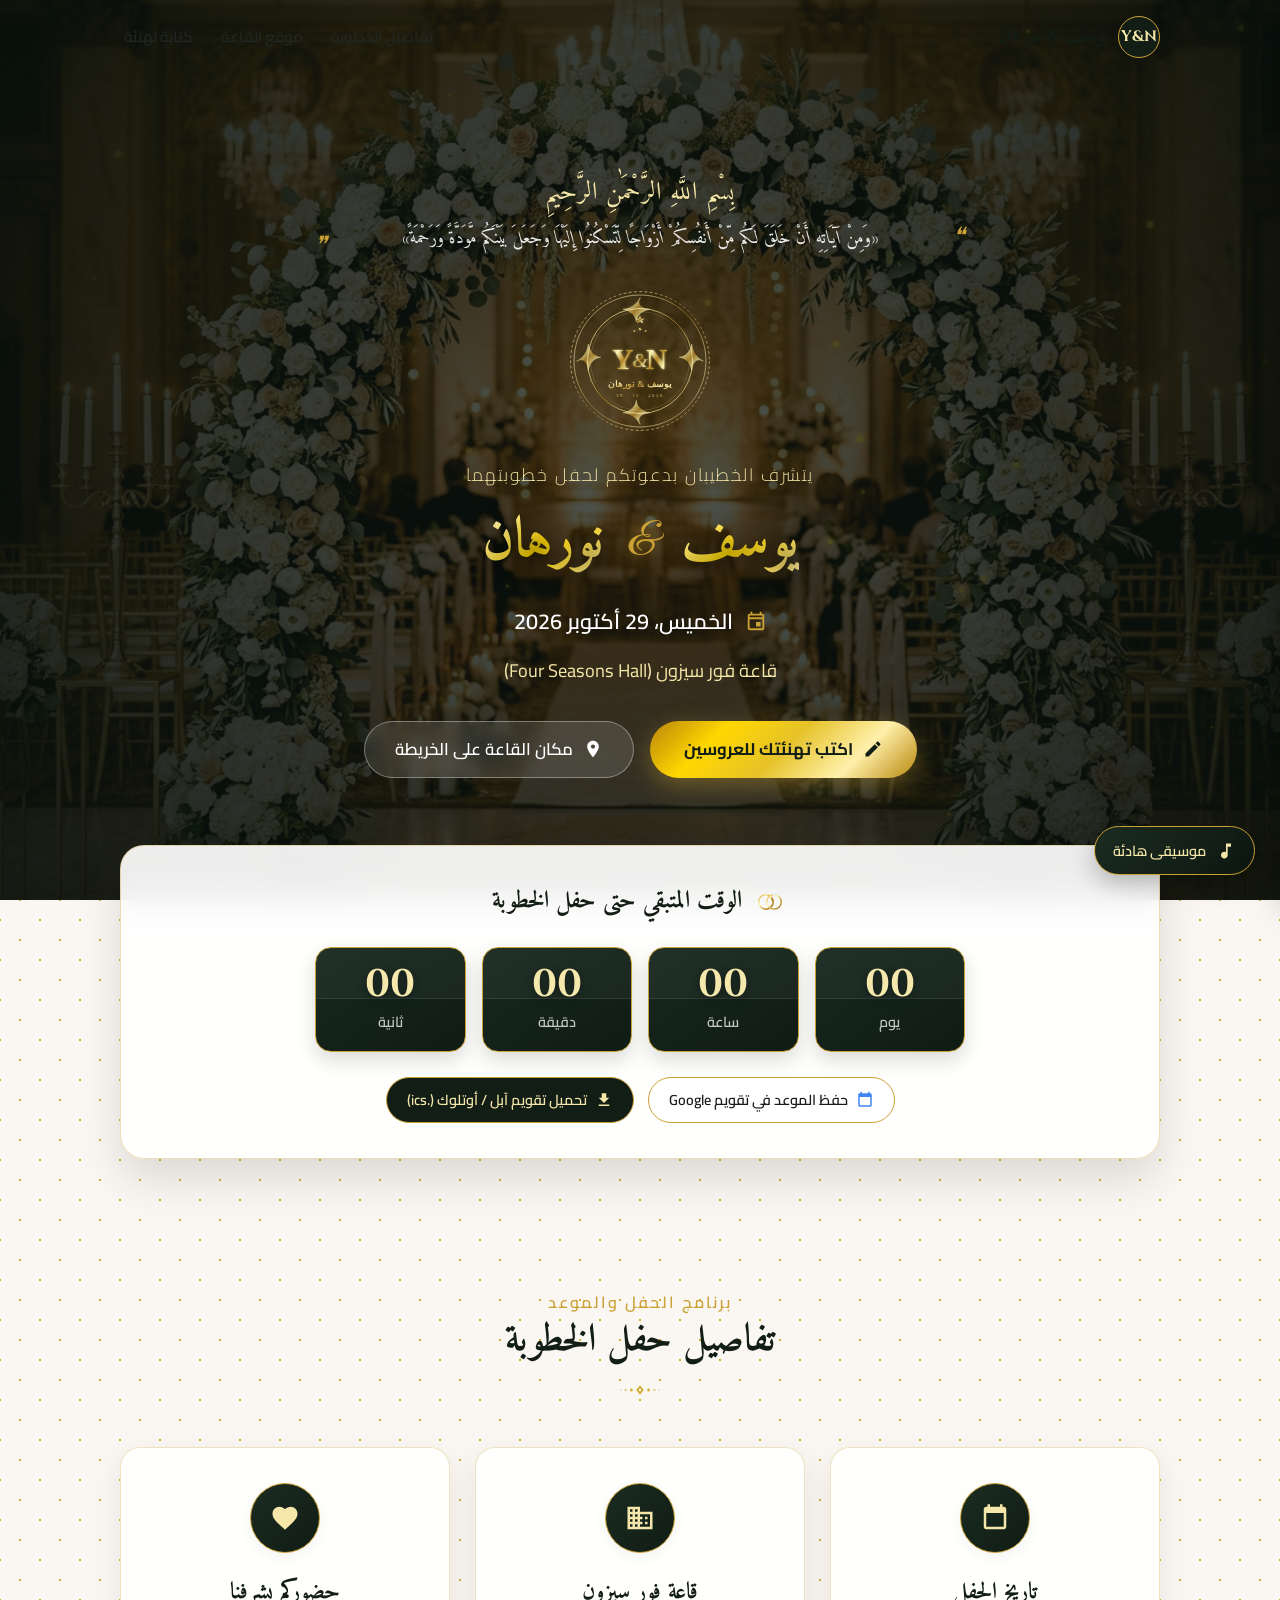
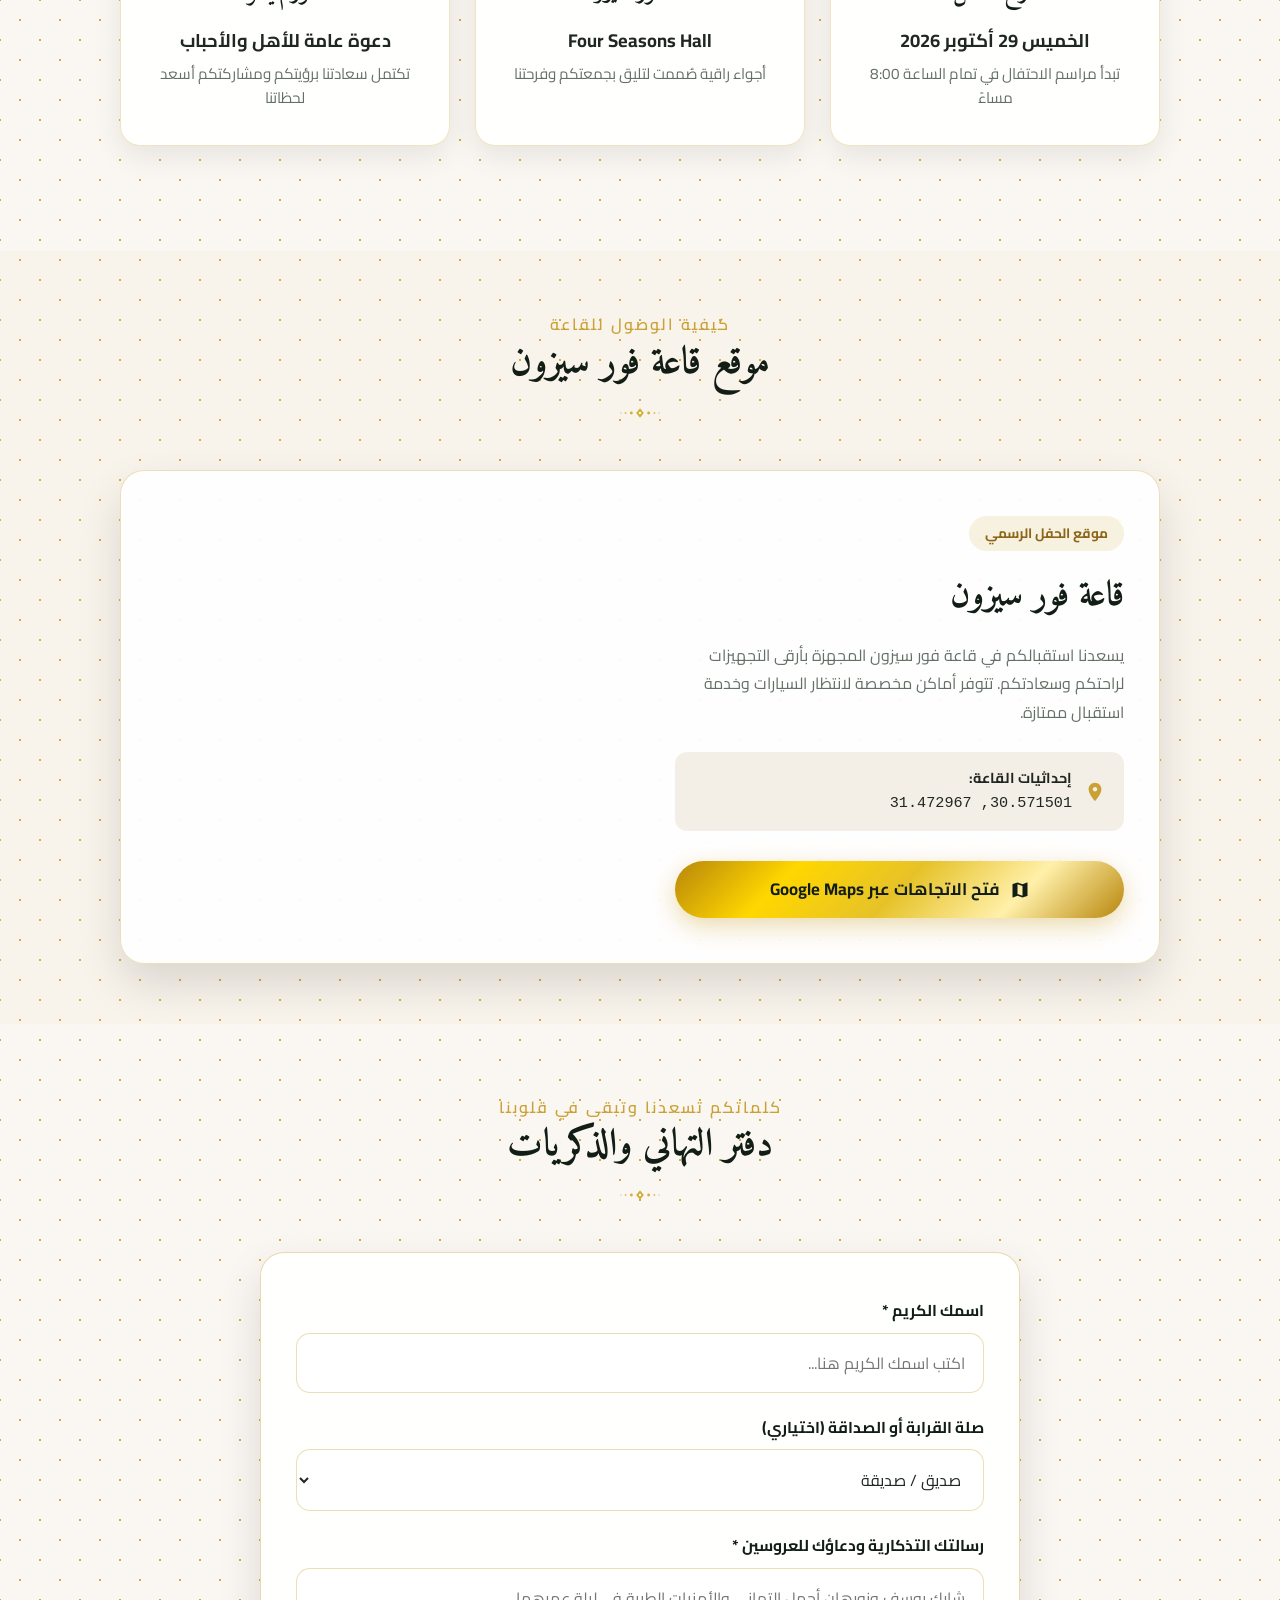
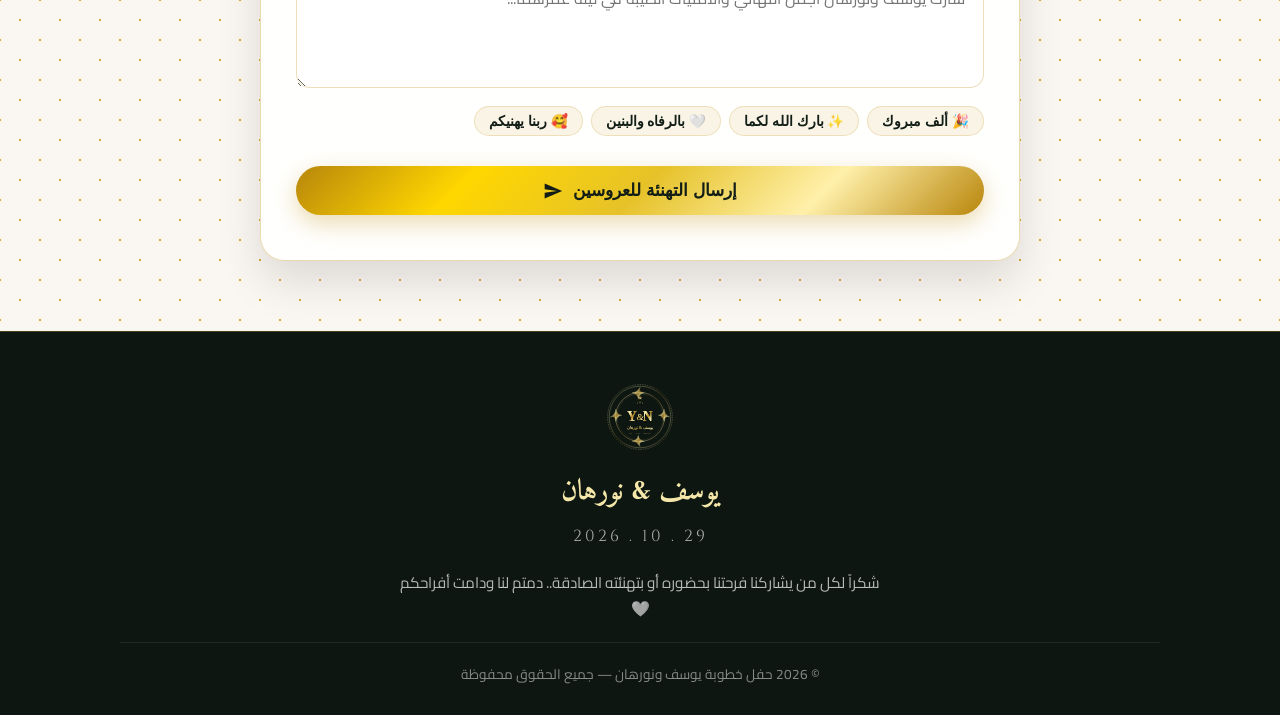
<file: weding/index.html>
<!DOCTYPE html>
<html lang="ar" dir="rtl">
<head>
  <meta charset="UTF-8">
  <meta name="viewport" content="width=device-width, initial-scale=1.0, viewport-fit=cover">
  <title>دعوة خطوبة يوسف & نورهان | Yousef & Norhan</title>
  
  <!-- Mobile & Theme Tags -->
  <meta name="theme-color" content="#121d16">
  <meta name="apple-mobile-web-app-capable" content="yes">
  <meta name="apple-mobile-web-app-status-bar-style" content="black-translucent">
  
  <!-- SEO & Social Meta Tags -->
  <meta name="description" content="يتشرف يوسف ونورهان بدعوتكم لحضور حفل خطوبتهما المبارك يوم الخميس 29/10/2026 في قاعة فور سيزون.">
  <meta property="og:title" content="دعوة خطوبة يوسف & نورهان 💍">
  <meta property="og:description" content="يسعدنا مشاركتكم فرحتنا بحفل خطوبتنا يوم الخميس 29/10/2026 بقاعة فور سيزون">
  <meta property="og:image" content="assets/images/hero-bg.jpg">
  <meta property="og:type" content="website">

  <!-- Favicon -->
  <link rel="icon" type="image/svg+xml" href="assets/images/favicon.svg">

  <!-- Styles -->
  <link rel="stylesheet" href="css/main.css">
</head>
<body>

  <!-- خلفية الجزيئات الذهبية المتلألئة -->
  <canvas id="particlesCanvas"></canvas>

  <!-- شريط التنقل العلوي المتجاوب -->
  <header class="site-header">
    <div class="container nav-wrap">
      <a href="#hero" class="brand-monogram">
        <div class="monogram-mini">Y&N</div>
        <span class="brand-text">يوسف & نورهان</span>
      </a>

      <!-- القائمة لأجهزة الكمبيوتر والتابلت -->
      <nav class="desktop-nav">
        <ul class="nav-links">
          <li><a href="#details" class="nav-link">تفاصيل الخطوبة</a></li>
          <li><a href="#location" class="nav-link">موقع القاعة</a></li>
          <li><a href="#guestbook" class="nav-link">كتابة تهنئة</a></li>
        </ul>
      </nav>

      <!-- أدوات التنقل السريع للهواتف الذكية -->
      <div class="mobile-nav-actions">
        <button id="mobileMenuBtn" class="mobile-menu-toggle" aria-label="فتح القائمة الرئيسية">
          <span></span>
          <span></span>
          <span></span>
        </button>
      </div>
    </div>

    <!-- القائمة الجانبية المنسدلة للهواتف (Mobile Drawer) -->
    <div id="mobileNavDrawer" class="mobile-nav-drawer" aria-hidden="true">
      <div class="mobile-drawer-header">
        <div style="display: flex; align-items: center; gap: 8px;">
          <div class="monogram-mini">Y&N</div>
          <span class="brand-text">يوسف & نورهان</span>
        </div>
        <button id="closeDrawerBtn" class="close-drawer-btn" aria-label="إغلاق القائمة">✕</button>
      </div>

      <ul class="mobile-drawer-links">
        <li><a href="#hero" class="mobile-nav-link">🌸 الرئيسية</a></li>
        <li><a href="#details" class="mobile-nav-link">📅 تفاصيل الخطوبة والموعد</a></li>
        <li><a href="#location" class="mobile-nav-link">📍 موقع قاعة فور سيزون</a></li>
        <li><a href="#guestbook" class="mobile-nav-link">✍️ كتابة تهنئة للعروسين</a></li>
      </ul>

      <div class="mobile-drawer-footer">
        <p>الخميس 29/10/2026 — قاعة فور سيزون</p>
      </div>
    </div>

    <!-- طبقة التعتيم الخلفية عند فتح القائمة على الهاتف -->
    <div id="drawerBackdrop" class="drawer-backdrop"></div>
  </header>

  <!-- القسم الرئيسي (Hero Section) -->
  <section id="hero" class="hero-section">
    <div class="hero-bg-media">
      <img src="assets/images/hero-bg.jpg" alt="قاعة الحفل الملكية" loading="eager">
    </div>
    <div class="hero-overlay"></div>

    <div class="container hero-content">
      <!-- البسملة والآية الكريمة -->
      <div class="bismillah-text">بِسْمِ اللَّهِ الرَّحْمَٰنِ الرَّحِيمِ</div>
      <p class="quran-verse">
        «وَمِنْ آيَاتِهِ أَنْ خَلَقَ لَكُم مِّنْ أَنفُسِكُمْ أَزْوَاجًا لِّتَسْكُنُوا إِلَيْهَا وَجَعَلَ بَيْنَكُم مَّوَدَّةً وَرَحْمَةً»
      </p>

      <!-- الشعار الملكي بحرفي العروسين -->
      <div class="hero-monogram-frame">
        <img src="assets/images/monogram.svg" alt="شعار يوسف ونورهان" width="150" height="150">
      </div>

      <div class="invitation-intro">يتشرف الخطيبان بدعوتكم لحفل خطوبتهما</div>

      <!-- أسماء العروسين -->
      <div class="couple-names-wrap">
        <span class="groom-name">يوسف</span>
        <span class="couple-ampersand">&amp;</span>
        <span class="bride-name">نورهان</span>
      </div>

      <!-- تاريخ ومكان الحفل -->
      <div class="wedding-date-tagline">
        <svg viewBox="0 0 24 24" width="22" height="22">
          <path d="M19 4h-1V2h-2v2H8V2H6v2H5c-1.11 0-1.99.9-1.99 2L3 20c0 1.1.89 2 2 2h14c1.1 0 2-.9 2-2V6c0-1.1-.9-2-2-2zm0 16H5V10h14v10zm0-12H5V6h14v2zm-7 5h5v5h-5z"/>
        </svg>
        <span>الخميس، 29 أكتوبر 2026</span>
      </div>

      <div class="wedding-venue-tagline">
        <span>قاعة فور سيزون (Four Seasons Hall)</span>
      </div>

      <!-- أزرار التفاعل السريع -->
      <div class="hero-actions">
        <a href="#guestbook" class="btn-luxury-primary">
          <svg viewBox="0 0 24 24" width="20" height="20" fill="currentColor">
            <path d="M3 17.25V21h3.75L17.81 9.94l-3.75-3.75L3 17.25zM20.71 7.04c.39-.39.39-1.02 0-1.41l-2.34-2.34c-.39-.39-1.02-.39-1.41 0l-1.83 1.83 3.75 3.75 1.83-1.83z"/>
          </svg>
          <span>اكتب تهنئتك للعروسين</span>
        </a>

        <a href="#location" class="btn-luxury-secondary">
          <svg viewBox="0 0 24 24" width="20" height="20" fill="currentColor">
            <path d="M12 2C8.13 2 5 5.13 5 9c0 5.25 7 13 7 13s7-7.75 7-13c0-3.87-3.13-7-7-7zm0 9.5c-1.38 0-2.5-1.12-2.5-2.5s1.12-2.5 2.5-2.5 2.5 1.12 2.5 2.5-1.12 2.5-2.5 2.5z"/>
          </svg>
          <span>مكان القاعة على الخريطة</span>
        </a>
      </div>
    </div>
  </section>

  <!-- قسم العداد التنازلي وحفظ التاريخ -->
  <section class="countdown-section">
    <div class="container">
      <div class="countdown-card">
        <h3 class="countdown-title">
          <img src="assets/images/rings.svg" alt="دبل الخطوبة" width="36" height="24">
          <span>الوقت المتبقي حتى حفل الخطوبة</span>
        </h3>

        <div class="countdown-grid">
          <div class="countdown-box">
            <div class="countdown-number" id="cdDays">00</div>
            <div class="countdown-label">يوم</div>
          </div>
          <div class="countdown-box">
            <div class="countdown-number" id="cdHours">00</div>
            <div class="countdown-label">ساعة</div>
          </div>
          <div class="countdown-box">
            <div class="countdown-number" id="cdMinutes">00</div>
            <div class="countdown-label">دقيقة</div>
          </div>
          <div class="countdown-box">
            <div class="countdown-number" id="cdSeconds">00</div>
            <div class="countdown-label">ثانية</div>
          </div>
        </div>

        <div class="save-date-actions">
          <a id="btnSaveGoogle" class="btn-cal btn-cal-google" href="#">
            <svg viewBox="0 0 24 24" width="18" height="18" fill="#4285F4">
              <path d="M19 3h-1V1h-2v2H8V1H6v2H5c-1.1 0-2 .9-2 2v14c0 1.1.9 2 2 2h14c1.1 0 2-.9 2-2V5c0-1.1-.9-2-2-2zm0 16H5V8h14v11z"/>
            </svg>
            <span>حفظ الموعد في تقويم Google</span>
          </a>

          <a id="btnSaveIcs" class="btn-cal btn-cal-ics" href="#">
            <svg viewBox="0 0 24 24" width="18" height="18" fill="currentColor">
              <path d="M19 9h-4V3H9v6H5l7 7 7-7zM5 18v2h14v-2H5z"/>
            </svg>
            <span>تحميل تقويم آبل / أوتلوك (.ics)</span>
          </a>
        </div>
      </div>
    </div>
  </section>

  <!-- تفاصيل حفل الخطوبة -->
  <section id="details" class="section-wrapper">
    <div class="container">
      <div class="section-header">
        <span class="section-subtitle">برنامج الحفل والموعد</span>
        <h2 class="section-title">تفاصيل حفل الخطوبة</h2>
        <img src="assets/images/divider.svg" alt="فاصل زخرفي" class="luxury-divider">
      </div>

      <div class="event-details-grid">
        <!-- بطاقة الموعد -->
        <div class="detail-card">
          <div class="detail-icon-wrap">
            <svg viewBox="0 0 24 24" width="30" height="30" fill="currentColor">
              <path d="M19 3h-1V1h-2v2H8V1H6v2H5c-1.1 0-2 .9-2 2v14c0 1.1.9 2 2 2h14c1.1 0 2-.9 2-2V5c0-1.1-.9-2-2-2zm0 16H5V8h14v11z"/>
            </svg>
          </div>
          <h3 class="detail-card-title">تاريخ الحفل</h3>
          <p class="detail-card-info">الخميس 29 أكتوبر 2026</p>
          <p class="detail-card-sub">تبدأ مراسم الاحتفال في تمام الساعة 8:00 مساءً</p>
        </div>

        <!-- بطاقة القاعة -->
        <div class="detail-card">
          <div class="detail-icon-wrap">
            <svg viewBox="0 0 24 24" width="30" height="30" fill="currentColor">
              <path d="M12 7V3H2v18h20V7H12zM6 19H4v-2h2v2zm0-4H4v-2h2v2zm0-4H4V9h2v2zm0-4H4V5h2v2zm4 12H8v-2h2v2zm0-4H8v-2h2v2zm0-4H8V9h2v2zm0-4H8V5h2v2zm10 12h-8v-2h2v-2h-2v-2h2v-2h-2V9h8v10zm-2-8h-2v2h2v-2zm0 4h-2v2h2v-2z"/>
            </svg>
          </div>
          <h3 class="detail-card-title">قاعة فور سيزون</h3>
          <p class="detail-card-info">Four Seasons Hall</p>
          <p class="detail-card-sub">أجواء راقية صُممت لتليق بجمعتكم وفرحتنا</p>
        </div>

        <!-- بطاقة الحضور -->
        <div class="detail-card">
          <div class="detail-icon-wrap">
            <svg viewBox="0 0 24 24" width="30" height="30" fill="currentColor">
              <path d="M12 21.35l-1.45-1.32C5.4 15.36 2 12.28 2 8.5 2 5.42 4.42 3 7.5 3c1.74 0 3.41.81 4.5 2.09C13.09 3.81 14.76 3 16.5 3 19.58 3 22 5.42 22 8.5c0 3.78-3.4 6.86-8.55 11.54L12 21.35z"/>
            </svg>
          </div>
          <h3 class="detail-card-title">حضوركم يشرفنا</h3>
          <p class="detail-card-info">دعوة عامة للأهل والأحباب</p>
          <p class="detail-card-sub">تكتمل سعادتنا برؤيتكم ومشاركتكم أسعد لحظاتنا</p>
        </div>
      </div>
    </div>
  </section>

  <!-- موقع القاعة على الخريطة -->
  <section id="location" class="section-wrapper" style="background: rgba(203, 161, 53, 0.04);">
    <div class="container">
      <div class="section-header">
        <span class="section-subtitle">كيفية الوصول للقاعة</span>
        <h2 class="section-title">موقع قاعة فور سيزون</h2>
        <img src="assets/images/divider.svg" alt="فاصل زخرفي" class="luxury-divider">
      </div>

      <div class="venue-map-card">
        <div class="venue-info-pane">
          <span class="venue-badge">موقع الحفل الرسمي</span>
          <h3 class="venue-hall-name">قاعة فور سيزون</h3>
          <p class="venue-desc">
            يسعدنا استقبالكم في قاعة فور سيزون المجهزة بأرقى التجهيزات لراحتكم وسعادتكم. تتوفر أماكن مخصصة لانتظار السيارات وخدمة استقبال ممتازة.
          </p>

          <div class="venue-coords-box">
            <svg viewBox="0 0 24 24" width="22" height="22">
              <path d="M12 2C8.13 2 5 5.13 5 9c0 5.25 7 13 7 13s7-7.75 7-13c0-3.87-3.13-7-7-7zm0 9.5c-1.38 0-2.5-1.12-2.5-2.5s1.12-2.5 2.5-2.5 2.5 1.12 2.5 2.5-1.12 2.5-2.5 2.5z"/>
            </svg>
            <div>
              <strong>إحداثيات القاعة:</strong><br>
              <span style="font-family: monospace; font-size: 0.95rem;">30.571501, 31.472967</span>
            </div>
          </div>

          <div>
            <a href="https://maps.google.com/?q=30.571501,31.472967" target="_blank" rel="noopener noreferrer" class="btn-luxury-primary" style="width: 100%;">
              <svg viewBox="0 0 24 24" width="20" height="20" fill="currentColor">
                <path d="M20.5 3l-.16.03L15 5.1 9 3 3.36 4.9c-.21.07-.36.25-.36.48V20.5c0 .28.22.5.5.5l.16-.03L9 18.9l6 2.1 5.64-1.9c.21-.07.36-.25.36-.48V3.5c0-.28-.22-.5-.5-.5zM15 19l-6-2.11V5l6 2.11V19z"/>
              </svg>
              <span>فتح الاتجاهات عبر Google Maps</span>
            </a>
          </div>
        </div>

        <div class="venue-map-pane">
          <!-- Google Maps Embed for Coordinates: 30.571501, 31.472967 -->
          <iframe 
            src="https://maps.google.com/maps?q=30.571501,31.472967&hl=ar&z=15&output=embed"
            allowfullscreen="" 
            loading="lazy" 
            referrerpolicy="no-referrer-when-downgrade"
            title="خريطة موقع قاعة فور سيزون">
          </iframe>
        </div>
      </div>
    </div>
  </section>

  <!-- سجل التهاني والرسائل التذكارية -->
  <section id="guestbook" class="guestbook-section">
    <div class="container">
      <div class="section-header">
        <span class="section-subtitle">كلماتكم تسعدنا وتبقى في قلوبنا</span>
        <h2 class="section-title">دفتر التهاني والذكريات</h2>
        <img src="assets/images/divider.svg" alt="فاصل زخرفي" class="luxury-divider">
      </div>

      <div class="guestbook-card">
        <form id="weddingGuestbookForm">
          <div class="form-group">
            <label for="guestName" class="form-label">اسمك الكريم *</label>
            <input type="text" id="guestName" class="form-input" placeholder="اكتب اسمك الكريم هنا..." required>
          </div>

          <div class="form-group">
            <label for="guestRelation" class="form-label">صلة القرابة أو الصداقة (اختياري)</label>
            <select id="guestRelation" class="form-select">
              <option value="صديق / صديقة">صديق / صديقة</option>
              <option value="عائلة العريس">عائلة العريس</option>
              <option value="عائلة العروسة">عائلة العروسة</option>
              <option value="زميل / زميلة عمل">زميل / زميلة عمل</option>
              <option value="أهل وأقارب">أهل وأقارب</option>
              <option value="مهنئ كريم">مهنئ كريم</option>
            </select>
          </div>

          <div class="form-group">
            <label for="guestMessage" class="form-label">رسالتك التذكارية ودعاؤك للعروسين *</label>
            <textarea id="guestMessage" class="form-textarea" placeholder="شارك يوسف ونورهان أجمل التهاني والأمنيات الطيبة في ليلة عمرهما..." required></textarea>

            <div class="quick-tags-wrap">
              <button type="button" class="tag-btn" data-text="ألف مبروك يا أجمل عرسان! 🎉💍">🎉 ألف مبروك</button>
              <button type="button" class="tag-btn" data-text="بارك الله لكما وبارك عليكما وجمع بينكما في خير ✨">✨ بارك الله لكما</button>
              <button type="button" class="tag-btn" data-text="بالرفاه والبنين وحياة كلها سعادة وهنا يا رب 🤍">🤍 بالرفاه والبنين</button>
              <button type="button" class="tag-btn" data-text="فرحتي بيكم متتوصفش، ربنا يسعدكم ويهنيكم دايماً 🥰">🥰 ربنا يهنيكم</button>
            </div>
          </div>

          <div class="submit-wrap">
            <button type="submit" id="btnSubmitWish" class="btn-luxury-primary" style="width: 100%;">
              <span>إرسال التهنئة للعروسين</span>
              <svg viewBox="0 0 24 24" width="20" height="20" fill="currentColor">
                <path d="M2.01 21L23 12 2.01 3 2 10l15 2-15 2z"/>
              </svg>
            </button>
          </div>

          <div id="feedbackSuccess" class="alert-feedback alert-success"></div>
          <div id="feedbackError" class="alert-feedback alert-error"></div>
        </form>
      </div>
    </div>
  </section>

  <!-- زر تشغيل الموسيقى الهادئة -->
  <button id="musicToggleBtn" class="floating-music-btn" aria-label="تشغيل الموسيقى الهادئة">
    <span class="music-icon">
      <svg viewBox="0 0 24 24" width="20" height="20" fill="currentColor">
        <path d="M12 3v10.55c-.59-.34-1.27-.55-2-.55-2.21 0-4 1.79-4 4s1.79 4 4 4 4-1.79 4-4V7h4V3h-6z"/>
      </svg>
    </span>
    <span class="music-label">موسيقى هادئة</span>
  </button>

  <!-- تذييل الصفحة -->
  <footer class="site-footer">
    <div class="container">
      <div class="footer-monogram">
        <img src="assets/images/monogram.svg" alt="Y & N" width="70" height="70">
      </div>
      <h3 class="footer-names">يوسف &amp; نورهان</h3>
      <p class="footer-date">29 . 10 . 2026</p>
      <p style="color: rgba(255, 255, 255, 0.7); max-width: 500px; margin: 0 auto 20px; font-size: 0.95rem;">
        شكراً لكل من يشاركنا فرحتنا بحضوره أو بتهنئته الصادقة.. دمتم لنا ودامت أفراحكم 🤍
      </p>
      <div class="footer-copyright">
        © 2026 حفل خطوبة يوسف ونورهان — جميع الحقوق محفوظة
      </div>
    </div>
  </footer>

  <!-- Scripts -->
  <script src="js/audio.js"></script>
  <script src="js/app.js"></script>
</body>
</html>
</file>
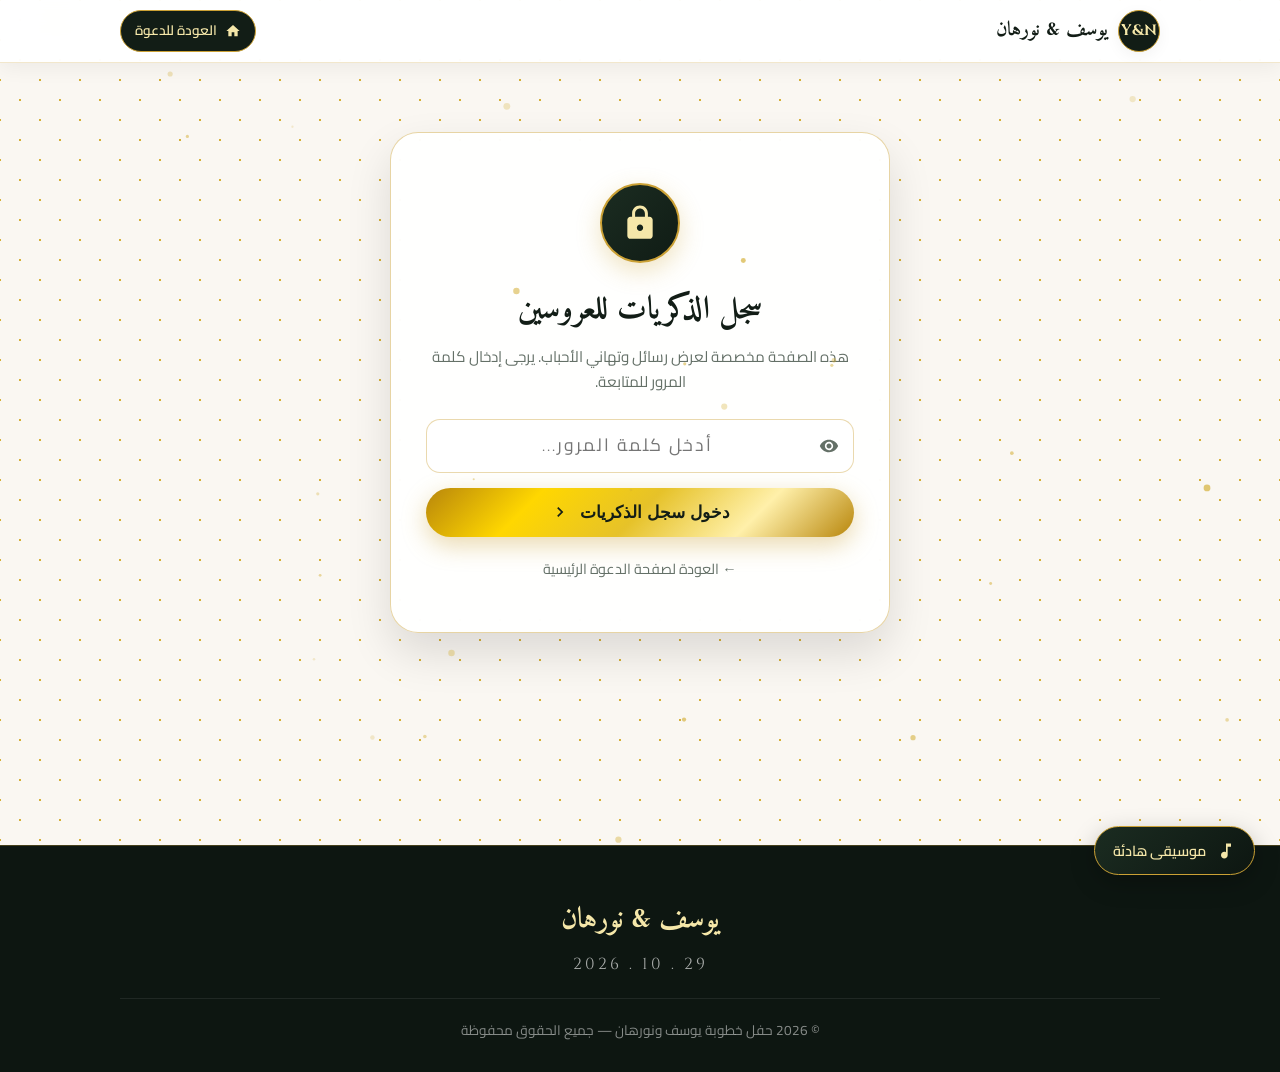
<file: weding/memory/index.html>
<!DOCTYPE html>
<html lang="ar" dir="rtl">
<head>
  <meta charset="UTF-8">
  <meta name="viewport" content="width=device-width, initial-scale=1.0, viewport-fit=cover">
  <title>سجل الذكريات والتهاني | يوسف & نورهان</title>
  
  <meta name="theme-color" content="#121d16">
  <meta name="apple-mobile-web-app-capable" content="yes">
  <meta name="apple-mobile-web-app-status-bar-style" content="black-translucent">
  <meta name="robots" content="noindex, nofollow">
  <link rel="icon" type="image/svg+xml" href="../assets/images/favicon.svg">

  <link rel="stylesheet" href="../css/main.css">
  <link rel="stylesheet" href="../css/memory.css">
</head>
<body style="background-color: var(--color-bg-ivory);">

  <canvas id="particlesCanvas"></canvas>

  <!-- شريط التنقل العلوي -->
  <header class="site-header scrolled">
    <div class="container nav-wrap">
      <a href="../" class="brand-monogram">
        <div class="monogram-mini">Y&N</div>
        <span class="brand-text">يوسف & نورهان</span>
      </a>

      <a href="../" class="btn-cal btn-cal-ics" style="text-decoration: none; padding: 8px 14px; font-size: 0.85rem;">
        <svg viewBox="0 0 24 24" width="16" height="16" fill="currentColor">
          <path d="M10 20v-6h4v6h5v-8h3L12 3 2 12h3v8z"/>
        </svg>
        <span>العودة للدعوة</span>
      </a>
    </div>
  </header>

  <main>
    <!-- 1. شاشة القفل وإدخال كلمة المرور (Password Gate) -->
    <section id="passwordGateScreen" class="password-gate-container">
      <div class="password-gate-card">
        <div class="gate-lock-icon">
          <svg viewBox="0 0 24 24" width="38" height="38" fill="currentColor">
            <path d="M18 8h-1V6c0-2.76-2.24-5-5-5S7 3.24 7 6v2H6c-1.1 0-2 .9-2 2v10c0 1.1.9 2 2 2h12c1.1 0 2-.9 2-2V10c0-1.1-.9-2-2-2zm-6 9c-1.1 0-2-.9-2-2s.9-2 2-2 2 .9 2 2-.9 2-2 2zm3.1-9H8.9V6c0-1.71 1.39-3.1 3.1-3.1 1.71 0 3.1 1.39 3.1 3.1v2z"/>
          </svg>
        </div>

        <h1 class="gate-title">سجل الذكريات للعروسين</h1>
        <p class="gate-desc">
          هذه الصفحة مخصصة لعرض رسائل وتهاني الأحباب. يرجى إدخال كلمة المرور للمتابعة.
        </p>

        <form id="passwordGateForm">
          <div class="password-input-group">
            <input 
              type="password" 
              id="gatePasswordInput" 
              class="gate-input" 
              placeholder="أدخل كلمة المرور..." 
              required
              autocomplete="current-password"
            >
            <button type="button" id="togglePasswordView" class="toggle-password-btn" aria-label="إظهار كلمة المرور">
              <svg viewBox="0 0 24 24" width="20" height="20" fill="currentColor">
                <path d="M12 4.5C7 4.5 2.73 7.61 1 12c1.73 4.39 6 7.5 11 7.5s9.27-3.11 11-7.5c-1.73-4.39-6-7.5-11-7.5zM12 17c-2.76 0-5-2.24-5-5s2.24-5 5-5 5 2.24 5 5-2.24 5-5 5zm0-8c-1.66 0-3 1.34-3 3s1.34 3 3 3 3-1.34 3-3-1.34-3-3-3z"/>
              </svg>
            </button>
          </div>

          <p id="gateErrorMsg" class="alert-feedback alert-error" style="margin-bottom: 20px;"></p>

          <button type="submit" class="btn-luxury-primary" style="width: 100%;">
            <span>دخول سجل الذكريات</span>
            <svg viewBox="0 0 24 24" width="20" height="20" fill="currentColor">
              <path d="M10 6L8.59 7.41 13.17 12l-4.58 4.59L10 18l6-6z"/>
            </svg>
          </button>
        </form>

        <a href="../" class="gate-back-link">← العودة لصفحة الدعوة الرئيسية</a>
      </div>
    </section>

    <!-- 2. محتوى صفحة الذكريات بعد تسجيل الدخول (Memory Wall) -->
    <section id="memoryWallContent" class="memory-content-area" style="display: none;">
      <div class="container">
        
        <!-- لوحة الرأس والإحصائيات -->
        <div class="memory-header-banner">
          <div class="memory-top-nav">
            <a href="../" class="btn-back-invitation">
              <svg viewBox="0 0 24 24" width="18" height="18" fill="currentColor">
                <path d="M20 11H7.83l5.59-5.59L12 4l-8 8 8 8 1.41-1.41L7.83 13H20v-2z"/>
              </svg>
              <span>صفحة الدعوة الرئيسية</span>
            </a>

            <div class="session-actions">
              <span style="font-size: 0.85rem; color: var(--color-gold-light);">
                💍 مرحباً يوسف &amp; نورهان
              </span>
              <button id="btnLockSession" class="btn-session-lock">
                <svg viewBox="0 0 24 24" width="14" height="14" fill="currentColor">
                  <path d="M18 8h-1V6c0-2.76-2.24-5-5-5S7 3.24 7 6v2H6c-1.1 0-2 .9-2 2v10c0 1.1.9 2 2 2h12c1.1 0 2-.9 2-2V10c0-1.1-.9-2-2-2zm-6 9c-1.1 0-2-.9-2-2s.9-2 2-2 2 .9 2 2-.9 2-2 2zm3.1-9H8.9V6c0-1.71 1.39-3.1 3.1-3.1 1.71 0 3.1 1.39 3.1 3.1v2z"/>
                </svg>
                <span>قفل الصفحة</span>
              </button>
            </div>
          </div>

          <div class="memory-hero-info">
            <h2 class="memory-hero-title">سجل الذكريات وتهاني الأحباب</h2>
            <p class="memory-hero-subtitle">
              جميع الرسائل والدعوات الطيبة التي خطّها الأهل والأصدقاء بمناسبة خطوبتكما المباركة 🤍
            </p>

            <div class="memory-stats-grid">
              <div class="stat-item">
                <div class="stat-num" id="statTotalWishes">0</div>
                <div class="stat-label">إجمالي التهاني</div>
              </div>
              <div class="stat-item">
                <div class="stat-num" id="statFamilyWishes">0</div>
                <div class="stat-label">رسائل العائلة</div>
              </div>
              <div class="stat-item">
                <div class="stat-num" id="statFriendsWishes">0</div>
                <div class="stat-label">رسائل الأصدقاء</div>
              </div>
            </div>
          </div>
        </div>

        <!-- شريط أدوات البحث والتصدير -->
        <div class="memory-toolbar">
          <div class="memory-search-box">
            <svg viewBox="0 0 24 24" width="18" height="18">
              <path d="M15.5 14h-.79l-.28-.27A6.471 6.471 0 0 0 16 9.5 6.5 6.5 0 1 0 9.5 16c1.61 0 3.09-.59 4.23-1.57l.27.28v.79l5 4.99L20.49 19l-4.99-5zm-6 0C7.01 14 5 11.99 5 9.5S7.01 5 9.5 5 14 7.01 14 9.5 11.99 14 9.5 14z"/>
            </svg>
            <input 
              type="text" 
              id="memorySearchInput" 
              class="memory-search-input" 
              placeholder="ابحث بالاسم أو بكلمات التهنئة..."
            >
          </div>

          <div class="memory-toolbar-actions">
            <button id="btnPrintAlbum" class="btn-tool" title="طباعة أو حفظ كملف PDF">
              <svg viewBox="0 0 24 24" width="18" height="18">
                <path d="M19 8H5c-1.66 0-3 1.34-3 3v6h4v4h12v-4h4v-6c0-1.66-1.34-3-3-3zm-3 11H8v-5h8v5zm3-7c-.55 0-1-.45-1-1s.45-1 1-1 1 .45 1 1-.45 1-1 1zm-1-9H6v4h12V3z"/>
              </svg>
              <span>طباعة ألبوم الذكريات</span>
            </button>

            <button id="btnExportJson" class="btn-tool" title="تصدير نسخة احتياطية من جميع الرسائل">
              <svg viewBox="0 0 24 24" width="18" height="18">
                <path d="M19.35 10.04C18.67 6.59 15.64 4 12 4 9.11 4 6.6 5.64 5.35 8.04 2.34 8.36 0 10.91 0 14c0 3.31 2.69 6 6 6h13c2.76 0 5-2.24 5-5 0-2.64-2.05-4.78-4.65-4.96zM17 13l-5 5-5-5h3V9h4v4h3z"/>
              </svg>
              <span>تصدير نسخة (JSON)</span>
            </button>
          </div>
        </div>

        <!-- شبكة بطاقات الذكريات والتهاني -->
        <div id="memoryCardsContainer" class="memory-cards-grid">
          <!-- تملأ برمجياً عبر memory.js -->
        </div>

      </div>
    </section>
  </main>

  <!-- زر تشغيل الموسيقى الهادئة -->
  <button id="musicToggleBtn" class="floating-music-btn" aria-label="تشغيل الموسيقى الهادئة">
    <span class="music-icon">
      <svg viewBox="0 0 24 24" width="20" height="20" fill="currentColor">
        <path d="M12 3v10.55c-.59-.34-1.27-.55-2-.55-2.21 0-4 1.79-4 4s1.79 4 4 4 4-1.79 4-4V7h4V3h-6z"/>
      </svg>
    </span>
    <span class="music-label">موسيقى هادئة</span>
  </button>

  <footer class="site-footer" style="margin-top: 80px;">
    <div class="container">
      <h3 class="footer-names">يوسف &amp; نورهان</h3>
      <p class="footer-date">29 . 10 . 2026</p>
      <div class="footer-copyright">
        © 2026 حفل خطوبة يوسف ونورهان — جميع الحقوق محفوظة
      </div>
    </div>
  </footer>

  <script src="../js/audio.js"></script>
  <script src="../js/memory.js"></script>
</body>
</html>
</file>
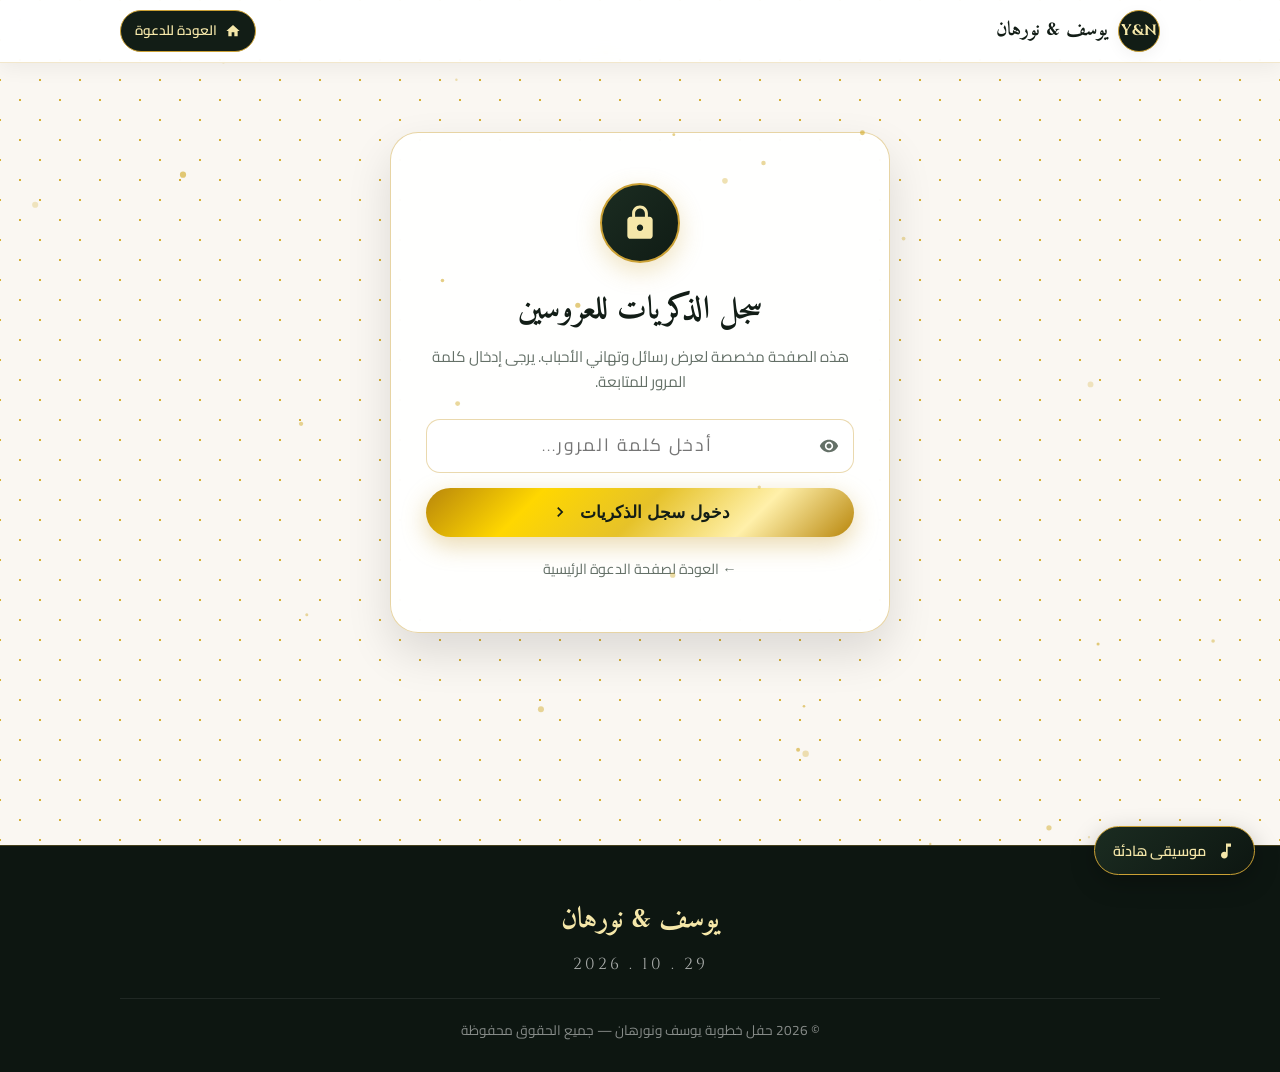
<file: weding/memory.html>
<!DOCTYPE html>
<html lang="ar" dir="rtl">
<head>
  <meta charset="UTF-8">
  <meta name="viewport" content="width=device-width, initial-scale=1.0, viewport-fit=cover">
  <title>سجل الذكريات والتهاني | يوسف & نورهان</title>
  
  <meta name="theme-color" content="#121d16">
  <meta name="apple-mobile-web-app-capable" content="yes">
  <meta name="apple-mobile-web-app-status-bar-style" content="black-translucent">
  <meta name="robots" content="noindex, nofollow">
  <link rel="icon" type="image/svg+xml" href="assets/images/favicon.svg">

  <link rel="stylesheet" href="css/main.css">
  <link rel="stylesheet" href="css/memory.css">
</head>
<body style="background-color: var(--color-bg-ivory);">

  <canvas id="particlesCanvas"></canvas>

  <!-- شريط التنقل العلوي -->
  <header class="site-header scrolled">
    <div class="container nav-wrap">
      <a href="index.html" class="brand-monogram">
        <div class="monogram-mini">Y&N</div>
        <span class="brand-text">يوسف & نورهان</span>
      </a>

      <a href="index.html" class="btn-cal btn-cal-ics" style="text-decoration: none; padding: 8px 14px; font-size: 0.85rem;">
        <svg viewBox="0 0 24 24" width="16" height="16" fill="currentColor">
          <path d="M10 20v-6h4v6h5v-8h3L12 3 2 12h3v8z"/>
        </svg>
        <span>العودة للدعوة</span>
      </a>
    </div>
  </header>

  <main>
    <!-- 1. شاشة القفل وإدخال كلمة المرور (Password Gate) -->
    <section id="passwordGateScreen" class="password-gate-container">
      <div class="password-gate-card">
        <div class="gate-lock-icon">
          <svg viewBox="0 0 24 24" width="38" height="38" fill="currentColor">
            <path d="M18 8h-1V6c0-2.76-2.24-5-5-5S7 3.24 7 6v2H6c-1.1 0-2 .9-2 2v10c0 1.1.9 2 2 2h12c1.1 0 2-.9 2-2V10c0-1.1-.9-2-2-2zm-6 9c-1.1 0-2-.9-2-2s.9-2 2-2 2 .9 2 2-.9 2-2 2zm3.1-9H8.9V6c0-1.71 1.39-3.1 3.1-3.1 1.71 0 3.1 1.39 3.1 3.1v2z"/>
          </svg>
        </div>

        <h1 class="gate-title">سجل الذكريات للعروسين</h1>
        <p class="gate-desc">
          هذه الصفحة مخصصة لعرض رسائل وتهاني الأحباب. يرجى إدخال كلمة المرور للمتابعة.
        </p>

        <form id="passwordGateForm">
          <div class="password-input-group">
            <input 
              type="password" 
              id="gatePasswordInput" 
              class="gate-input" 
              placeholder="أدخل كلمة المرور..." 
              required
              autocomplete="current-password"
            >
            <button type="button" id="togglePasswordView" class="toggle-password-btn" aria-label="إظهار كلمة المرور">
              <svg viewBox="0 0 24 24" width="20" height="20" fill="currentColor">
                <path d="M12 4.5C7 4.5 2.73 7.61 1 12c1.73 4.39 6 7.5 11 7.5s9.27-3.11 11-7.5c-1.73-4.39-6-7.5-11-7.5zM12 17c-2.76 0-5-2.24-5-5s2.24-5 5-5 5 2.24 5 5-2.24 5-5 5zm0-8c-1.66 0-3 1.34-3 3s1.34 3 3 3 3-1.34 3-3-1.34-3-3-3z"/>
              </svg>
            </button>
          </div>

          <p id="gateErrorMsg" class="alert-feedback alert-error" style="margin-bottom: 20px;"></p>

          <button type="submit" class="btn-luxury-primary" style="width: 100%;">
            <span>دخول سجل الذكريات</span>
            <svg viewBox="0 0 24 24" width="20" height="20" fill="currentColor">
              <path d="M10 6L8.59 7.41 13.17 12l-4.58 4.59L10 18l6-6z"/>
            </svg>
          </button>
        </form>

        <a href="index.html" class="gate-back-link">← العودة لصفحة الدعوة الرئيسية</a>
      </div>
    </section>

    <!-- 2. محتوى صفحة الذكريات بعد تسجيل الدخول (Memory Wall) -->
    <section id="memoryWallContent" class="memory-content-area" style="display: none;">
      <div class="container">
        
        <!-- لوحة الرأس والإحصائيات -->
        <div class="memory-header-banner">
          <div class="memory-top-nav">
            <a href="index.html" class="btn-back-invitation">
              <svg viewBox="0 0 24 24" width="18" height="18" fill="currentColor">
                <path d="M20 11H7.83l5.59-5.59L12 4l-8 8 8 8 1.41-1.41L7.83 13H20v-2z"/>
              </svg>
              <span>صفحة الدعوة الرئيسية</span>
            </a>

            <div class="session-actions">
              <span style="font-size: 0.85rem; color: var(--color-gold-light);">
                💍 مرحباً يوسف &amp; نورهان
              </span>
              <button id="btnLockSession" class="btn-session-lock">
                <svg viewBox="0 0 24 24" width="14" height="14" fill="currentColor">
                  <path d="M18 8h-1V6c0-2.76-2.24-5-5-5S7 3.24 7 6v2H6c-1.1 0-2 .9-2 2v10c0 1.1.9 2 2 2h12c1.1 0 2-.9 2-2V10c0-1.1-.9-2-2-2zm-6 9c-1.1 0-2-.9-2-2s.9-2 2-2 2 .9 2 2-.9 2-2 2zm3.1-9H8.9V6c0-1.71 1.39-3.1 3.1-3.1 1.71 0 3.1 1.39 3.1 3.1v2z"/>
                </svg>
                <span>قفل الصفحة</span>
              </button>
            </div>
          </div>

          <div class="memory-hero-info">
            <h2 class="memory-hero-title">سجل الذكريات وتهاني الأحباب</h2>
            <p class="memory-hero-subtitle">
              جميع الرسائل والدعوات الطيبة التي خطّها الأهل والأصدقاء بمناسبة خطوبتكما المباركة 🤍
            </p>

            <div class="memory-stats-grid">
              <div class="stat-item">
                <div class="stat-num" id="statTotalWishes">0</div>
                <div class="stat-label">إجمالي التهاني</div>
              </div>
              <div class="stat-item">
                <div class="stat-num" id="statFamilyWishes">0</div>
                <div class="stat-label">رسائل العائلة</div>
              </div>
              <div class="stat-item">
                <div class="stat-num" id="statFriendsWishes">0</div>
                <div class="stat-label">رسائل الأصدقاء</div>
              </div>
            </div>
          </div>
        </div>

        <!-- شريط أدوات البحث والتصدير -->
        <div class="memory-toolbar">
          <div class="memory-search-box">
            <svg viewBox="0 0 24 24" width="18" height="18">
              <path d="M15.5 14h-.79l-.28-.27A6.471 6.471 0 0 0 16 9.5 6.5 6.5 0 1 0 9.5 16c1.61 0 3.09-.59 4.23-1.57l.27.28v.79l5 4.99L20.49 19l-4.99-5zm-6 0C7.01 14 5 11.99 5 9.5S7.01 5 9.5 5 14 7.01 14 9.5 11.99 14 9.5 14z"/>
            </svg>
            <input 
              type="text" 
              id="memorySearchInput" 
              class="memory-search-input" 
              placeholder="ابحث بالاسم أو بكلمات التهنئة..."
            >
          </div>

          <div class="memory-toolbar-actions">
            <button id="btnPrintAlbum" class="btn-tool" title="طباعة أو حفظ كملف PDF">
              <svg viewBox="0 0 24 24" width="18" height="18">
                <path d="M19 8H5c-1.66 0-3 1.34-3 3v6h4v4h12v-4h4v-6c0-1.66-1.34-3-3-3zm-3 11H8v-5h8v5zm3-7c-.55 0-1-.45-1-1s.45-1 1-1 1 .45 1 1-.45 1-1 1zm-1-9H6v4h12V3z"/>
              </svg>
              <span>طباعة ألبوم الذكريات</span>
            </button>

            <button id="btnExportJson" class="btn-tool" title="تصدير نسخة احتياطية من جميع الرسائل">
              <svg viewBox="0 0 24 24" width="18" height="18">
                <path d="M19.35 10.04C18.67 6.59 15.64 4 12 4 9.11 4 6.6 5.64 5.35 8.04 2.34 8.36 0 10.91 0 14c0 3.31 2.69 6 6 6h13c2.76 0 5-2.24 5-5 0-2.64-2.05-4.78-4.65-4.96zM17 13l-5 5-5-5h3V9h4v4h3z"/>
              </svg>
              <span>تصدير نسخة (JSON)</span>
            </button>
          </div>
        </div>

        <!-- شبكة بطاقات الذكريات والتهاني -->
        <div id="memoryCardsContainer" class="memory-cards-grid">
          <!-- تملأ برمجياً عبر memory.js -->
        </div>

      </div>
    </section>
  </main>

  <!-- زر تشغيل الموسيقى الهادئة -->
  <button id="musicToggleBtn" class="floating-music-btn" aria-label="تشغيل الموسيقى الهادئة">
    <span class="music-icon">
      <svg viewBox="0 0 24 24" width="20" height="20" fill="currentColor">
        <path d="M12 3v10.55c-.59-.34-1.27-.55-2-.55-2.21 0-4 1.79-4 4s1.79 4 4 4 4-1.79 4-4V7h4V3h-6z"/>
      </svg>
    </span>
    <span class="music-label">موسيقى هادئة</span>
  </button>

  <footer class="site-footer" style="margin-top: 80px;">
    <div class="container">
      <h3 class="footer-names">يوسف &amp; نورهان</h3>
      <p class="footer-date">29 . 10 . 2026</p>
      <div class="footer-copyright">
        © 2026 حفل خطوبة يوسف ونورهان — جميع الحقوق محفوظة
      </div>
    </div>
  </footer>

  <script src="js/audio.js"></script>
  <script src="js/memory.js"></script>
</body>
</html>
</file>
<file: weding/css/main.css>
/* ==========================================================================
   دعوة خطوبة يوسف ونورهان | Yousef & Norhan Engagement
   Design System & Luxury Engagement Styles
   ========================================================================== */

@import url('https://fonts.googleapis.com/css2?family=Amiri:ital,wght@0,400;0,700;1,400&family=Cairo:wght@300;400;600;700;900&family=Cinzel:wght@400;600;700;800&family=Playfair+Display:ital,wght@0,600;1,400&family=Great+Vibes&display=swap');

:root {
  /* Colors */
  --color-primary: #121d16;
  --color-primary-light: #1b2c21;
  --color-accent-gold: #cba135;
  --color-gold-light: #f5e7a9;
  --color-gold-dark: #8c6518;
  --color-bg-ivory: #faf7f2;
  --color-card-bg: rgba(255, 255, 255, 0.92);
  --color-text-main: #202722;
  --color-text-muted: #647067;
  --color-white: #ffffff;
  
  /* Gradients */
  --grad-gold: linear-gradient(135deg, #b8860b 0%, #ffd700 25%, #e6c229 50%, #fff0aa 75%, #b8860b 100%);
  --grad-gold-text: linear-gradient(135deg, #9b7214 0%, #d4af37 35%, #8f6515 70%, #d4af37 100%);
  --grad-royal-bg: linear-gradient(180deg, rgba(14, 23, 17, 0.94) 0%, rgba(20, 33, 25, 0.96) 100%);
  --grad-card-border: linear-gradient(135deg, rgba(203, 161, 53, 0.6) 0%, rgba(245, 231, 169, 0.2) 50%, rgba(140, 101, 24, 0.6) 100%);
  
  /* Shadows */
  --shadow-sm: 0 4px 15px rgba(0, 0, 0, 0.05);
  --shadow-md: 0 10px 30px rgba(0, 0, 0, 0.08);
  --shadow-lg: 0 20px 45px rgba(0, 0, 0, 0.12);
  --shadow-gold: 0 6px 20px rgba(203, 161, 53, 0.28);
  
  /* Fonts */
  --font-arabic-serif: 'Amiri', serif;
  --font-arabic-sans: 'Cairo', sans-serif;
  --font-english-display: 'Cinzel', serif;
  --font-script: 'Great Vibes', cursive;
}

/* Global Reset */
*, *::before, *::after {
  box-sizing: border-box;
  margin: 0;
  padding: 0;
}

html {
  scroll-behavior: smooth;
  font-size: 16px;
  direction: rtl;
}

body {
  font-family: var(--font-arabic-sans);
  background-color: var(--color-bg-ivory);
  color: var(--color-text-main);
  line-height: 1.7;
  overflow-x: hidden;
  position: relative;
  background-image: 
    radial-gradient(#d4af37 0.75px, transparent 0.75px), 
    radial-gradient(#d4af37 0.75px, var(--color-bg-ivory) 0.75px);
  background-size: 40px 40px;
  background-position: 0 0, 20px 20px;
}

/* Golden Particles Background Canvas */
#particlesCanvas {
  position: fixed;
  top: 0;
  left: 0;
  width: 100vw;
  height: 100vh;
  pointer-events: none;
  z-index: 1;
}

/* Typography Utilities */
.font-serif {
  font-family: var(--font-arabic-serif);
}

.gold-gradient-text {
  background: var(--grad-gold-text);
  -webkit-background-clip: text;
  -webkit-text-fill-color: transparent;
  display: inline-block;
}

/* Container */
.container {
  width: 100%;
  max-width: 1080px;
  margin: 0 auto;
  padding: 0 20px;
  position: relative;
  z-index: 2;
}

/* ==========================================================================
   Header & Navigation Bar
   ========================================================================== */
.site-header {
  position: fixed;
  top: 0;
  left: 0;
  width: 100%;
  z-index: 100;
  transition: all 0.4s ease;
  padding: 16px 0;
}

.site-header.scrolled {
  background: rgba(255, 255, 255, 0.94);
  backdrop-filter: blur(14px);
  box-shadow: 0 4px 20px rgba(0, 0, 0, 0.06);
  padding: 10px 0;
  border-bottom: 1px solid rgba(203, 161, 53, 0.25);
}

.nav-wrap {
  display: flex;
  align-items: center;
  justify-content: space-between;
}

.brand-monogram {
  display: flex;
  align-items: center;
  gap: 10px;
  text-decoration: none;
  color: var(--color-primary);
}

.monogram-mini {
  width: 42px;
  height: 42px;
  border-radius: 50%;
  background: var(--color-primary);
  border: 1px solid var(--color-accent-gold);
  display: flex;
  align-items: center;
  justify-content: center;
  color: var(--color-gold-light);
  font-family: var(--font-english-display);
  font-weight: 700;
  font-size: 15px;
  box-shadow: var(--shadow-sm);
}

.brand-text {
  font-family: var(--font-arabic-serif);
  font-size: 1.25rem;
  font-weight: 700;
  color: var(--color-primary);
}

.nav-links {
  display: flex;
  align-items: center;
  gap: 20px;
  list-style: none;
}

.nav-link {
  text-decoration: none;
  color: var(--color-text-main);
  font-weight: 600;
  font-size: 0.95rem;
  transition: color 0.3s ease;
  position: relative;
  padding: 6px 4px;
}

.nav-link:hover {
  color: var(--color-accent-gold);
}

.nav-memory-btn {
  display: inline-flex;
  align-items: center;
  gap: 8px;
  padding: 8px 18px;
  background: linear-gradient(135deg, #17261e 0%, #0d1611 100%);
  color: var(--color-gold-light) !important;
  border: 1px solid var(--color-accent-gold);
  border-radius: 30px;
  text-decoration: none;
  font-weight: 600;
  font-size: 0.9rem;
  transition: all 0.3s ease;
  box-shadow: var(--shadow-sm);
}

.nav-memory-btn:hover {
  transform: translateY(-2px);
  box-shadow: var(--shadow-gold);
  background: linear-gradient(135deg, #22372b 0%, #17261e 100%);
}

.nav-memory-btn svg {
  fill: var(--color-accent-gold);
}

/* Mobile Header Actions */
.mobile-nav-actions {
  display: none;
  align-items: center;
  gap: 10px;
}

.mobile-memory-pill {
  display: inline-flex;
  align-items: center;
  gap: 6px;
  padding: 6px 13px;
  background: linear-gradient(135deg, #17261e 0%, #0d1611 100%);
  color: var(--color-gold-light) !important;
  border: 1px solid var(--color-accent-gold);
  border-radius: 20px;
  text-decoration: none;
  font-weight: 700;
  font-size: 0.82rem;
  transition: all 0.2s ease;
}

.mobile-memory-pill:active {
  transform: scale(0.96);
}

.mobile-memory-pill svg {
  fill: var(--color-accent-gold);
}

.mobile-menu-toggle {
  background: rgba(255, 255, 255, 0.95);
  border: 1.5px solid var(--color-accent-gold);
  width: 42px;
  height: 42px;
  border-radius: 12px;
  display: flex;
  flex-direction: column;
  align-items: center;
  justify-content: center;
  gap: 5px;
  cursor: pointer;
  padding: 0;
  transition: all 0.25s ease;
  box-shadow: var(--shadow-sm);
}

.mobile-menu-toggle span {
  display: block;
  width: 20px;
  height: 2px;
  background-color: var(--color-primary);
  border-radius: 2px;
  transition: all 0.3s ease;
}

.mobile-menu-toggle:active {
  transform: scale(0.94);
  background: var(--color-gold-light);
}

/* Mobile Drawer Overlay */
.drawer-backdrop {
  position: fixed;
  top: 0;
  left: 0;
  width: 100vw;
  height: 100vh;
  background: rgba(0, 0, 0, 0.65);
  backdrop-filter: blur(5px);
  -webkit-backdrop-filter: blur(5px);
  z-index: 1000;
  opacity: 0;
  pointer-events: none;
  transition: opacity 0.3s ease;
}

.drawer-backdrop.active {
  opacity: 1;
  pointer-events: auto;
}

.mobile-nav-drawer {
  position: fixed;
  top: 0;
  right: -320px;
  width: 300px;
  max-width: 86vw;
  height: 100%;
  height: 100dvh;
  background: rgba(18, 29, 22, 0.98);
  backdrop-filter: blur(20px);
  -webkit-backdrop-filter: blur(20px);
  border-left: 1px solid var(--color-accent-gold);
  z-index: 1001;
  padding: 24px 20px;
  display: flex;
  flex-direction: column;
  justify-content: space-between;
  box-shadow: -10px 0 35px rgba(0, 0, 0, 0.5);
  transition: right 0.35s cubic-bezier(0.2, 0.9, 0.3, 1);
}

.mobile-nav-drawer.open {
  right: 0;
}

.mobile-drawer-header {
  display: flex;
  align-items: center;
  justify-content: space-between;
  border-bottom: 1px solid rgba(203, 161, 53, 0.25);
  padding-bottom: 16px;
  margin-bottom: 20px;
}

.mobile-drawer-header .brand-text {
  color: var(--color-gold-light);
  font-size: 1.2rem;
}

.close-drawer-btn {
  background: rgba(255, 255, 255, 0.1);
  border: 1px solid rgba(203, 161, 53, 0.3);
  color: #fff;
  width: 36px;
  height: 36px;
  border-radius: 50%;
  font-size: 1.1rem;
  display: flex;
  align-items: center;
  justify-content: center;
  cursor: pointer;
  transition: all 0.2s;
}

.close-drawer-btn:active {
  transform: scale(0.9);
  background: rgba(203, 161, 53, 0.35);
  color: var(--color-gold-light);
}

.mobile-drawer-links {
  list-style: none;
  display: flex;
  flex-direction: column;
  gap: 8px;
  flex: 1;
}

.mobile-nav-link {
  display: flex;
  align-items: center;
  justify-content: space-between;
  padding: 13px 16px;
  border-radius: 12px;
  text-decoration: none;
  color: #fff;
  font-weight: 600;
  font-size: 0.98rem;
  transition: all 0.2s ease;
  background: rgba(255, 255, 255, 0.04);
  border: 1px solid transparent;
}

.mobile-nav-link:active {
  background: rgba(203, 161, 53, 0.2);
  border-color: rgba(203, 161, 53, 0.35);
  color: var(--color-gold-light);
  transform: translateX(-4px);
}

.mobile-nav-link.memory-highlight {
  background: linear-gradient(135deg, rgba(203, 161, 53, 0.28) 0%, rgba(203, 161, 53, 0.08) 100%);
  border: 1px solid var(--color-accent-gold);
  color: var(--color-gold-light);
  margin-top: 10px;
}

.lock-tag {
  font-size: 0.72rem;
  padding: 3px 8px;
  border-radius: 10px;
  background: rgba(0, 0, 0, 0.45);
  color: var(--color-accent-gold);
  border: 1px solid rgba(203, 161, 53, 0.3);
}

.mobile-drawer-footer {
  border-top: 1px solid rgba(255, 255, 255, 0.1);
  padding-top: 16px;
  text-align: center;
  font-size: 0.8rem;
  color: rgba(255, 255, 255, 0.6);
}

/* ==========================================================================
   Hero Section
   ========================================================================== */
.hero-section {
  position: relative;
  min-height: 100vh;
  display: flex;
  align-items: center;
  justify-content: center;
  text-align: center;
  padding: 120px 20px 70px;
  overflow: hidden;
}

.hero-bg-media {
  position: absolute;
  top: 0;
  left: 0;
  width: 100%;
  height: 100%;
  z-index: 0;
}

.hero-bg-media img {
  width: 100%;
  height: 100%;
  object-fit: cover;
  object-position: center;
  filter: brightness(0.62) contrast(1.05);
}

.hero-overlay {
  position: absolute;
  top: 0;
  left: 0;
  width: 100%;
  height: 100%;
  background: radial-gradient(circle at center, rgba(16, 26, 20, 0.55) 0%, rgba(10, 18, 13, 0.88) 100%);
  z-index: 1;
}

.hero-content {
  position: relative;
  z-index: 2;
  max-width: 860px;
  margin: 0 auto;
  color: var(--color-white);
  padding: 40px 24px;
}

/* Islamic Bismillah & Ayah */
.bismillah-text {
  font-family: var(--font-arabic-serif);
  font-size: 1.55rem;
  color: var(--color-gold-light);
  margin-bottom: 8px;
  letter-spacing: 1px;
}

.quran-verse {
  font-family: var(--font-arabic-serif);
  font-size: 1.15rem;
  font-style: italic;
  color: rgba(255, 255, 255, 0.9);
  max-width: 650px;
  margin: 0 auto 30px;
  line-height: 1.8;
  position: relative;
  padding: 0 25px;
}

.quran-verse::before,
.quran-verse::after {
  content: '❝';
  font-family: serif;
  color: var(--color-accent-gold);
  font-size: 1.4rem;
  position: absolute;
}
.quran-verse::before { right: 0; top: -6px; }
.quran-verse::after { content: '❞'; left: 0; bottom: -10px; }

/* Royal Monogram Frame in Hero */
.hero-monogram-frame {
  width: 150px;
  height: 150px;
  margin: 0 auto 24px;
  filter: drop-shadow(0 8px 25px rgba(203, 161, 53, 0.55));
  animation: floatSubtle 4s ease-in-out infinite;
}

@keyframes floatSubtle {
  0%, 100% { transform: translateY(0); }
  50% { transform: translateY(-8px); }
}

.invitation-intro {
  font-size: 1.1rem;
  letter-spacing: 2px;
  text-transform: uppercase;
  color: var(--color-gold-light);
  margin-bottom: 12px;
  font-weight: 300;
}

/* Couple Names */
.couple-names-wrap {
  display: flex;
  align-items: center;
  justify-content: center;
  gap: 16px;
  margin-bottom: 20px;
  flex-wrap: wrap;
}

.groom-name, .bride-name {
  font-family: var(--font-arabic-serif);
  font-size: 3.5rem;
  font-weight: 700;
  color: #fff;
  text-shadow: 0 4px 20px rgba(0, 0, 0, 0.6);
  line-height: 1.2;
}

.groom-name {
  background: linear-gradient(135deg, #fff7dc 0%, #ffd700 50%, #f4e19c 100%);
  -webkit-background-clip: text;
  -webkit-text-fill-color: transparent;
}

.bride-name {
  background: linear-gradient(135deg, #fff7dc 0%, #ffd700 50%, #f4e19c 100%);
  -webkit-background-clip: text;
  -webkit-text-fill-color: transparent;
}

.couple-ampersand {
  font-family: var(--font-script);
  font-size: 3rem;
  color: var(--color-accent-gold);
  margin: 0 8px;
  text-shadow: 0 0 15px rgba(203, 161, 53, 0.7);
}

.wedding-date-tagline {
  font-size: 1.35rem;
  font-weight: 600;
  color: #ffffff;
  margin-bottom: 15px;
  display: flex;
  align-items: center;
  justify-content: center;
  gap: 12px;
}

.wedding-date-tagline svg {
  fill: var(--color-accent-gold);
}

.wedding-venue-tagline {
  font-size: 1.15rem;
  color: var(--color-gold-light);
  margin-bottom: 35px;
}

/* Hero CTA Buttons */
.hero-actions {
  display: flex;
  align-items: center;
  justify-content: center;
  gap: 16px;
  flex-wrap: wrap;
}

.btn-luxury-primary {
  display: inline-flex;
  align-items: center;
  justify-content: center;
  gap: 10px;
  padding: 14px 34px;
  background: var(--grad-gold);
  color: #121d16;
  font-weight: 700;
  font-size: 1.05rem;
  border-radius: 40px;
  text-decoration: none;
  border: none;
  cursor: pointer;
  transition: all 0.35s cubic-bezier(0.165, 0.84, 0.44, 1);
  box-shadow: 0 8px 25px rgba(203, 161, 53, 0.4);
}

.btn-luxury-primary:hover {
  transform: translateY(-3px) scale(1.02);
  box-shadow: 0 12px 30px rgba(203, 161, 53, 0.6);
  filter: brightness(1.06);
}

.btn-luxury-secondary {
  display: inline-flex;
  align-items: center;
  justify-content: center;
  gap: 10px;
  padding: 13px 30px;
  background: rgba(255, 255, 255, 0.12);
  backdrop-filter: blur(8px);
  color: #ffffff;
  font-weight: 600;
  font-size: 1.05rem;
  border-radius: 40px;
  text-decoration: none;
  border: 1px solid rgba(255, 255, 255, 0.35);
  cursor: pointer;
  transition: all 0.3s ease;
}

.btn-luxury-secondary:hover {
  background: rgba(255, 255, 255, 0.22);
  border-color: var(--color-accent-gold);
  color: var(--color-gold-light);
  transform: translateY(-2px);
}

/* ==========================================================================
   Countdown Section
   ========================================================================== */
.countdown-section {
  position: relative;
  z-index: 10;
  margin-top: -55px;
  margin-bottom: 70px;
}

.countdown-card {
  background: var(--color-card-bg);
  backdrop-filter: blur(16px);
  border-radius: 24px;
  padding: 35px 25px;
  box-shadow: var(--shadow-lg);
  border: 1px solid rgba(203, 161, 53, 0.35);
  text-align: center;
  position: relative;
}

.countdown-title {
  font-family: var(--font-arabic-serif);
  font-size: 1.5rem;
  color: var(--color-primary);
  margin-bottom: 25px;
  display: flex;
  align-items: center;
  justify-content: center;
  gap: 10px;
}

.countdown-grid {
  display: grid;
  grid-template-columns: repeat(4, 1fr);
  gap: 16px;
  max-width: 650px;
  margin: 0 auto 25px;
}

.countdown-box {
  background: linear-gradient(145deg, #18281f 0%, #0f1c14 100%);
  border: 1px solid var(--color-accent-gold);
  border-radius: 16px;
  padding: 16px 8px;
  box-shadow: 0 8px 20px rgba(0, 0, 0, 0.15);
  position: relative;
  overflow: hidden;
}

.countdown-box::before {
  content: '';
  position: absolute;
  top: 0;
  left: 0;
  width: 100%;
  height: 50%;
  background: rgba(255, 255, 255, 0.04);
  border-bottom: 1px solid rgba(255, 255, 255, 0.08);
}

.countdown-number {
  font-family: var(--font-english-display);
  font-size: 2.4rem;
  font-weight: 700;
  color: var(--color-gold-light);
  line-height: 1.1;
  margin-bottom: 4px;
  text-shadow: 0 2px 8px rgba(0, 0, 0, 0.5);
}

.countdown-label {
  font-size: 0.9rem;
  font-weight: 600;
  color: rgba(255, 255, 255, 0.75);
}

.save-date-actions {
  display: flex;
  align-items: center;
  justify-content: center;
  gap: 14px;
  flex-wrap: wrap;
}

.btn-cal {
  display: inline-flex;
  align-items: center;
  gap: 8px;
  padding: 10px 20px;
  border-radius: 25px;
  font-size: 0.9rem;
  font-weight: 600;
  text-decoration: none;
  transition: all 0.3s ease;
  cursor: pointer;
  border: 1px solid var(--color-accent-gold);
}

.btn-cal-google {
  background: #ffffff;
  color: #1a1a1a;
}
.btn-cal-google:hover {
  background: #f8f8f8;
  transform: translateY(-2px);
  box-shadow: var(--shadow-sm);
}

.btn-cal-ics {
  background: var(--color-primary);
  color: var(--color-gold-light);
}
.btn-cal-ics:hover {
  background: var(--color-primary-light);
  transform: translateY(-2px);
  box-shadow: var(--shadow-sm);
}

/* ==========================================================================
   Section Headers & Dividers
   ========================================================================== */
.section-wrapper {
  padding: 60px 0;
  position: relative;
}

.section-header {
  text-align: center;
  margin-bottom: 45px;
}

.section-subtitle {
  font-size: 1rem;
  font-weight: 600;
  color: var(--color-accent-gold);
  letter-spacing: 2px;
  text-transform: uppercase;
  margin-bottom: 8px;
}

.section-title {
  font-family: var(--font-arabic-serif);
  font-size: 2.4rem;
  color: var(--color-primary);
  font-weight: 700;
  line-height: 1.3;
}

.luxury-divider {
  width: 280px;
  height: 24px;
  margin: 12px auto 0;
  display: block;
}

/* ==========================================================================
   Event Details Section
   ========================================================================== */
.event-details-grid {
  display: grid;
  grid-template-columns: repeat(auto-fit, minmax(290px, 1fr));
  gap: 25px;
  margin-bottom: 45px;
}

.detail-card {
  background: var(--color-card-bg);
  backdrop-filter: blur(12px);
  border-radius: 20px;
  padding: 35px 25px;
  text-align: center;
  border: 1px solid rgba(203, 161, 53, 0.3);
  box-shadow: var(--shadow-md);
  transition: all 0.35s ease;
  position: relative;
  overflow: hidden;
}

.detail-card:hover {
  transform: translateY(-6px);
  box-shadow: var(--shadow-lg);
  border-color: var(--color-accent-gold);
}

.detail-icon-wrap {
  width: 70px;
  height: 70px;
  margin: 0 auto 20px;
  border-radius: 50%;
  background: linear-gradient(135deg, #1b2c21 0%, #101c15 100%);
  border: 1.5px solid var(--color-accent-gold);
  display: flex;
  align-items: center;
  justify-content: center;
  color: var(--color-gold-light);
  box-shadow: var(--shadow-sm);
}

.detail-card-title {
  font-family: var(--font-arabic-serif);
  font-size: 1.45rem;
  color: var(--color-primary);
  margin-bottom: 12px;
}

.detail-card-info {
  font-size: 1.15rem;
  font-weight: 700;
  color: var(--color-text-main);
  margin-bottom: 6px;
}

.detail-card-sub {
  font-size: 0.95rem;
  color: var(--color-text-muted);
  line-height: 1.6;
}

/* ==========================================================================
   Location & Map Section
   ========================================================================== */
.venue-map-card {
  background: var(--color-card-bg);
  border-radius: 24px;
  border: 1px solid rgba(203, 161, 53, 0.35);
  box-shadow: var(--shadow-lg);
  overflow: hidden;
  display: grid;
  grid-template-columns: 1fr 1fr;
}

.venue-info-pane {
  padding: 45px 35px;
  display: flex;
  flex-direction: column;
  justify-content: center;
  text-align: right;
}

.venue-badge {
  display: inline-block;
  align-self: flex-start;
  padding: 6px 16px;
  background: rgba(203, 161, 53, 0.15);
  color: var(--color-gold-dark);
  border-radius: 20px;
  font-weight: 700;
  font-size: 0.85rem;
  margin-bottom: 16px;
}

.venue-hall-name {
  font-family: var(--font-arabic-serif);
  font-size: 2.2rem;
  color: var(--color-primary);
  margin-bottom: 14px;
}

.venue-desc {
  font-size: 1rem;
  color: var(--color-text-muted);
  margin-bottom: 25px;
  line-height: 1.8;
}

.venue-coords-box {
  background: #f4efe6;
  border-radius: 12px;
  padding: 14px 18px;
  display: flex;
  align-items: center;
  gap: 12px;
  margin-bottom: 30px;
  font-size: 0.9rem;
  color: var(--color-text-main);
}

.venue-coords-box svg {
  fill: var(--color-accent-gold);
  flex-shrink: 0;
}

.venue-map-pane {
  min-height: 380px;
  position: relative;
}

.venue-map-pane iframe {
  width: 100%;
  height: 100%;
  min-height: 380px;
  border: none;
}

/* ==========================================================================
   Guestbook / Wishes Section
   ========================================================================== */
.guestbook-section {
  padding: 70px 0;
  position: relative;
}

.guestbook-card {
  background: var(--color-card-bg);
  backdrop-filter: blur(14px);
  border-radius: 24px;
  padding: 45px 35px;
  border: 1px solid rgba(203, 161, 53, 0.4);
  box-shadow: var(--shadow-lg);
  max-width: 760px;
  margin: 0 auto;
}

.form-group {
  margin-bottom: 22px;
}

.form-label {
  display: block;
  font-weight: 700;
  font-size: 0.98rem;
  color: var(--color-primary);
  margin-bottom: 8px;
}

.form-input, .form-textarea, .form-select {
  width: 100%;
  padding: 14px 18px;
  border-radius: 14px;
  border: 1.5px solid rgba(203, 161, 53, 0.35);
  background: #ffffff;
  font-family: var(--font-arabic-sans);
  font-size: 1rem;
  color: var(--color-text-main);
  transition: all 0.3s ease;
  outline: none;
}

.form-input:focus, .form-textarea:focus, .form-select:focus {
  border-color: var(--color-accent-gold);
  box-shadow: 0 0 0 4px rgba(203, 161, 53, 0.18);
}

.form-textarea {
  min-height: 120px;
  resize: vertical;
}

/* Quick blessing tags */
.quick-tags-wrap {
  display: flex;
  flex-wrap: wrap;
  gap: 8px;
  margin-top: 10px;
}

.tag-btn {
  padding: 6px 14px;
  border-radius: 20px;
  background: rgba(203, 161, 53, 0.12);
  border: 1px solid rgba(203, 161, 53, 0.25);
  color: var(--color-primary);
  font-size: 0.85rem;
  font-weight: 600;
  cursor: pointer;
  transition: all 0.2s ease;
}

.tag-btn:hover {
  background: var(--color-accent-gold);
  color: #fff;
  transform: translateY(-1px);
}

.submit-wrap {
  text-align: center;
  margin-top: 30px;
}

.alert-feedback {
  padding: 14px 20px;
  border-radius: 12px;
  margin-top: 20px;
  font-weight: 600;
  display: none;
  animation: fadeIn 0.4s ease;
}

.alert-success {
  background: #eafaf1;
  color: #1e7e34;
  border: 1px solid #b7e8ca;
}

.alert-error {
  background: #fdf2f2;
  color: #d92525;
  border: 1px solid #f8c8c8;
}

/* Memory Link Banner */
.memory-link-banner {
  margin-top: 40px;
  padding: 24px;
  background: linear-gradient(135deg, #1b2c21 0%, #101c15 100%);
  border-radius: 18px;
  border: 1px solid var(--color-accent-gold);
  display: flex;
  align-items: center;
  justify-content: space-between;
  gap: 20px;
  color: #fff;
}

.memory-banner-text h4 {
  font-family: var(--font-arabic-serif);
  font-size: 1.3rem;
  color: var(--color-gold-light);
  margin-bottom: 4px;
}

.memory-banner-text p {
  font-size: 0.9rem;
  color: rgba(255, 255, 255, 0.8);
}

.btn-enter-memory {
  display: inline-flex;
  align-items: center;
  gap: 8px;
  padding: 10px 22px;
  background: var(--grad-gold);
  color: #121d16;
  border-radius: 25px;
  font-weight: 700;
  text-decoration: none;
  font-size: 0.95rem;
  white-space: nowrap;
  transition: all 0.3s ease;
}

.btn-enter-memory:hover {
  transform: translateY(-2px);
  box-shadow: var(--shadow-gold);
}

/* ==========================================================================
   Floating Music Button
   ========================================================================== */
.floating-music-btn {
  position: fixed;
  bottom: 25px;
  right: 25px;
  z-index: 99;
  display: flex;
  align-items: center;
  gap: 10px;
  padding: 10px 18px;
  background: linear-gradient(135deg, #1b2c21 0%, #0d1611 100%);
  border: 1.5px solid var(--color-accent-gold);
  color: var(--color-gold-light);
  border-radius: 35px;
  cursor: pointer;
  box-shadow: 0 8px 25px rgba(0, 0, 0, 0.25);
  font-family: var(--font-arabic-sans);
  font-weight: 600;
  font-size: 0.9rem;
  transition: all 0.35s ease;
}

.floating-music-btn:hover {
  transform: scale(1.04);
  box-shadow: 0 10px 30px rgba(203, 161, 53, 0.45);
}

.music-icon {
  display: flex;
  align-items: center;
  justify-content: center;
}

.floating-music-btn.playing .music-icon svg {
  animation: musicPulse 1.2s infinite alternate;
}

@keyframes musicPulse {
  0% { transform: scale(1); filter: drop-shadow(0 0 2px #ffd700); }
  100% { transform: scale(1.2); filter: drop-shadow(0 0 8px #ffd700); }
}

/* ==========================================================================
   Footer
   ========================================================================== */
.site-footer {
  background: #0d1611;
  color: #fff;
  padding: 50px 20px 30px;
  text-align: center;
  border-top: 1px solid rgba(203, 161, 53, 0.3);
  position: relative;
  z-index: 2;
}

.footer-monogram {
  width: 70px;
  height: 70px;
  margin: 0 auto 16px;
}

.footer-names {
  font-family: var(--font-arabic-serif);
  font-size: 1.8rem;
  color: var(--color-gold-light);
  margin-bottom: 6px;
}

.footer-date {
  font-family: var(--font-english-display);
  font-size: 1rem;
  letter-spacing: 3px;
  color: rgba(255, 255, 255, 0.65);
  margin-bottom: 20px;
}

.footer-copyright {
  font-size: 0.85rem;
  color: rgba(255, 255, 255, 0.5);
  padding-top: 20px;
  border-top: 1px solid rgba(255, 255, 255, 0.08);
}

/* ==========================================================================
   Comprehensive Responsive Adaptations for Phones & All Screens
   ========================================================================== */

/* Tablets & Small Laptops (<= 1024px) */
@media (max-width: 1024px) {
  .container {
    padding: 0 20px;
  }
  .groom-name, .bride-name {
    font-size: 3.2rem;
  }
}

/* Medium Devices & Phablets (<= 900px) */
@media (max-width: 900px) {
  .venue-map-card {
    grid-template-columns: 1fr;
  }
  .venue-map-pane {
    min-height: 290px;
    height: 290px;
  }
  .venue-info-pane {
    padding: 35px 25px;
  }
}

/* Mobile Breakpoint - Nav Drawer Activation (<= 768px) */
@media (max-width: 768px) {
  .desktop-nav {
    display: none;
  }
  .mobile-nav-actions {
    display: flex;
  }
  .site-header {
    padding: 10px 0;
  }
  .site-header.scrolled {
    padding: 8px 0;
  }
  .brand-text {
    font-size: 1.15rem;
  }
  .monogram-mini {
    width: 38px;
    height: 38px;
    font-size: 14px;
  }
  .section-wrapper {
    padding: 45px 0;
  }
  .section-header {
    margin-bottom: 30px;
  }
  .section-title {
    font-size: clamp(1.75rem, 6.5vw, 2.2rem);
  }
  .luxury-divider {
    width: 220px;
    height: 18px;
  }
}

/* Standard Mobile Phones (<= 640px) */
@media (max-width: 640px) {
  body {
    background-size: 30px 30px;
    background-position: 0 0, 15px 15px;
    -webkit-tap-highlight-color: transparent;
  }

  .container {
    padding: 0 16px;
  }

  /* Hero adjustments */
  .hero-section {
    min-height: 100svh;
    min-height: 100dvh;
    padding: calc(75px + env(safe-area-inset-top, 0px)) 14px 40px;
    display: flex;
    flex-direction: column;
    justify-content: center;
  }

  .hero-content {
    padding: 10px 0;
  }

  .bismillah-text {
    font-size: clamp(1.2rem, 4.5vw, 1.45rem);
    margin-bottom: 6px;
  }

  .quran-verse {
    font-size: clamp(0.95rem, 3.8vw, 1.1rem);
    padding: 0 18px;
    margin: 0 auto 20px;
    line-height: 1.75;
  }

  .quran-verse::before, .quran-verse::after {
    font-size: 1.2rem;
  }

  .hero-monogram-frame {
    width: clamp(100px, 26vw, 130px);
    height: clamp(100px, 26vw, 130px);
    margin: 0 auto 16px;
  }

  .invitation-intro {
    font-size: clamp(0.85rem, 3.4vw, 1rem);
    margin-bottom: 8px;
    letter-spacing: 1.5px;
  }

  .couple-names-wrap {
    gap: 8px;
    margin-bottom: 14px;
  }

  .groom-name, .bride-name {
    font-size: clamp(2.3rem, 9.5vw, 3.2rem);
    line-height: 1.15;
  }

  .couple-ampersand {
    font-size: clamp(1.8rem, 8vw, 2.5rem);
    margin: 0 2px;
  }

  .wedding-date-tagline {
    font-size: clamp(1.05rem, 4.2vw, 1.25rem);
    gap: 8px;
    margin-bottom: 8px;
  }

  .wedding-date-tagline svg {
    width: 20px;
    height: 20px;
  }

  .wedding-venue-tagline {
    font-size: clamp(0.92rem, 3.6vw, 1.05rem);
    margin-bottom: 24px;
  }

  .hero-actions {
    flex-direction: column;
    width: 100%;
    gap: 12px;
  }

  .btn-luxury-primary, .btn-luxury-secondary {
    width: 100%;
    max-width: 320px;
    padding: 13px 20px;
    font-size: 0.98rem;
  }

  /* Countdown adjustments */
  .countdown-section {
    margin-top: -30px;
    margin-bottom: 45px;
  }

  .countdown-card {
    padding: 22px 12px;
    border-radius: 20px;
  }

  .countdown-title {
    font-size: clamp(1.15rem, 4.2vw, 1.35rem);
    margin-bottom: 18px;
  }

  .countdown-grid {
    grid-template-columns: repeat(4, 1fr);
    gap: 6px;
    margin: 0 auto 18px;
  }

  .countdown-box {
    padding: 10px 2px;
    border-radius: 12px;
  }

  .countdown-number {
    font-size: clamp(1.35rem, 5.5vw, 1.9rem);
    margin-bottom: 2px;
  }

  .countdown-label {
    font-size: clamp(0.72rem, 2.8vw, 0.82rem);
  }

  .save-date-actions {
    flex-direction: column;
    width: 100%;
    gap: 10px;
  }

  .btn-cal {
    width: 100%;
    max-width: 320px;
    justify-content: center;
    padding: 11px 16px;
    font-size: 0.88rem;
  }

  /* Event Details adjustments */
  .event-details-grid {
    grid-template-columns: 1fr;
    gap: 16px;
    margin-bottom: 30px;
  }

  .detail-card {
    padding: 24px 18px;
    border-radius: 18px;
  }

  .detail-icon-wrap {
    width: 58px;
    height: 58px;
    margin-bottom: 14px;
  }

  .detail-card-title {
    font-size: 1.3rem;
    margin-bottom: 8px;
  }

  .detail-card-info {
    font-size: 1.05rem;
  }

  .detail-card-sub {
    font-size: 0.9rem;
  }

  /* Venue Card adjustments */
  .venue-info-pane {
    padding: 24px 18px;
    text-align: right;
  }

  .venue-hall-name {
    font-size: clamp(1.65rem, 6vw, 2rem);
    margin-bottom: 10px;
  }

  .venue-desc {
    font-size: 0.92rem;
    line-height: 1.7;
    margin-bottom: 18px;
  }

  .venue-coords-box {
    padding: 12px 14px;
    font-size: 0.84rem;
    margin-bottom: 20px;
    border-radius: 10px;
  }

  .venue-map-pane {
    min-height: 250px;
    height: 250px;
  }

  /* Guestbook adjustments */
  .guestbook-card {
    padding: 26px 16px;
    border-radius: 20px;
  }

  .form-group {
    margin-bottom: 18px;
  }

  .form-label {
    font-size: 0.92rem;
    margin-bottom: 6px;
  }

  /* Avoid iOS Safari auto-zoom on inputs */
  .form-input, .form-textarea, .form-select {
    font-size: 16px !important;
    padding: 12px 14px;
    border-radius: 12px;
  }

  .form-textarea {
    min-height: 110px;
  }

  .quick-tags-wrap {
    gap: 6px;
    margin-top: 8px;
  }

  .tag-btn {
    padding: 6px 11px;
    font-size: 0.8rem;
    border-radius: 16px;
  }

  .submit-wrap {
    margin-top: 22px;
  }

  .btn-luxury-primary#btnSubmitWish {
    padding: 13px 20px;
    font-size: 1rem;
    width: 100%;
  }

  .memory-link-banner {
    flex-direction: column;
    text-align: center;
    padding: 20px 16px;
    gap: 14px;
    border-radius: 16px;
    margin-top: 30px;
  }

  .memory-banner-text h4 {
    font-size: 1.2rem;
  }

  .memory-banner-text p {
    font-size: 0.86rem;
  }

  .btn-enter-memory {
    width: 100%;
    justify-content: center;
    padding: 11px 20px;
    font-size: 0.92rem;
  }

  /* Floating music button adjustments */
  .floating-music-btn {
    bottom: max(16px, env(safe-area-inset-bottom, 16px));
    right: 14px;
    padding: 8px 14px;
    font-size: 0.82rem;
    gap: 8px;
    border-radius: 25px;
  }

  /* Footer adjustments */
  .site-footer {
    padding: 40px 16px calc(24px + env(safe-area-inset-bottom, 0px));
  }

  .footer-names {
    font-size: 1.6rem;
  }

  .footer-date {
    font-size: 0.9rem;
    letter-spacing: 2px;
  }
}

/* Very Small Mobile Phones (<= 380px) */
@media (max-width: 380px) {
  .groom-name, .bride-name {
    font-size: 2.05rem;
  }
  .couple-ampersand {
    font-size: 1.65rem;
  }
  .hero-monogram-frame {
    width: 95px;
    height: 95px;
  }
  .countdown-grid {
    gap: 4px;
  }
  .countdown-number {
    font-size: 1.25rem;
  }
  .countdown-label {
    font-size: 0.7rem;
  }
  .detail-card {
    padding: 20px 14px;
  }
  .floating-music-btn {
    padding: 7px 11px;
    font-size: 0.76rem;
  }
}

@keyframes fadeIn {
  from { opacity: 0; transform: translateY(10px); }
  to { opacity: 1; transform: translateY(0); }
}
</file>
<file: weding/css/memory.css>
/* ==========================================================================
   صفحة الذكريات والتهاني | Yousef & Norhan Memory Wall
   Password Protected Portal & Guestbook Display
   ========================================================================== */

/* Password Gate Screen */
.password-gate-container {
  min-height: 85vh;
  display: flex;
  align-items: center;
  justify-content: center;
  padding: 40px 20px;
}

.password-gate-card {
  background: var(--color-card-bg);
  backdrop-filter: blur(16px);
  border-radius: 28px;
  padding: 50px 35px;
  max-width: 500px;
  width: 100%;
  text-align: center;
  border: 1.5px solid rgba(203, 161, 53, 0.45);
  box-shadow: var(--shadow-lg);
  position: relative;
  overflow: hidden;
}

.gate-lock-icon {
  width: 80px;
  height: 80px;
  margin: 0 auto 20px;
  border-radius: 50%;
  background: linear-gradient(135deg, #1b2c21 0%, #101c15 100%);
  border: 2px solid var(--color-accent-gold);
  display: flex;
  align-items: center;
  justify-content: center;
  color: var(--color-gold-light);
  box-shadow: 0 8px 25px rgba(203, 161, 53, 0.3);
}

.gate-title {
  font-family: var(--font-arabic-serif);
  font-size: 2rem;
  color: var(--color-primary);
  margin-bottom: 8px;
}

.gate-desc {
  font-size: 0.95rem;
  color: var(--color-text-muted);
  margin-bottom: 25px;
  line-height: 1.6;
}

.password-input-group {
  position: relative;
  margin-bottom: 15px;
}

.gate-input {
  width: 100%;
  padding: 14px 45px 14px 20px;
  border-radius: 14px;
  border: 1.5px solid rgba(203, 161, 53, 0.4);
  font-size: 1.1rem;
  text-align: center;
  font-family: var(--font-english-display), var(--font-arabic-sans);
  letter-spacing: 2px;
  outline: none;
  transition: all 0.3s ease;
  background: #ffffff;
}

.gate-input:focus {
  border-color: var(--color-accent-gold);
  box-shadow: 0 0 0 4px rgba(203, 161, 53, 0.2);
}

.gate-input.shake {
  animation: shakeError 0.45s ease-in-out;
  border-color: #d92525 !important;
}

@keyframes shakeError {
  0%, 100% { transform: translateX(0); }
  20%, 60% { transform: translateX(-10px); }
  40%, 80% { transform: translateX(10px); }
}

.toggle-password-btn {
  position: absolute;
  right: 15px;
  top: 50%;
  transform: translateY(-50%);
  background: none;
  border: none;
  color: var(--color-text-muted);
  cursor: pointer;
  display: flex;
  align-items: center;
  justify-content: center;
}

.gate-hint {
  font-size: 0.85rem;
  color: var(--color-text-muted);
  margin-bottom: 25px;
  display: flex;
  align-items: center;
  justify-content: center;
  gap: 6px;
}

.gate-hint span {
  color: var(--color-accent-gold);
  font-weight: 700;
  direction: ltr;
  display: inline-block;
}

.gate-back-link {
  display: inline-block;
  margin-top: 20px;
  color: var(--color-text-muted);
  text-decoration: none;
  font-size: 0.9rem;
  transition: color 0.2s;
}

.gate-back-link:hover {
  color: var(--color-accent-gold);
}

/* ==========================================================================
   Unlocked Memory Dashboard
   ========================================================================== */
.memory-content-area {
  padding: 100px 0 60px;
}

.memory-header-banner {
  background: linear-gradient(135deg, #18281f 0%, #0d1611 100%);
  border-radius: 24px;
  border: 1px solid var(--color-accent-gold);
  padding: 35px 30px;
  color: #fff;
  box-shadow: var(--shadow-lg);
  margin-bottom: 40px;
  position: relative;
  overflow: hidden;
}

.memory-header-banner::before {
  content: '';
  position: absolute;
  top: -50px;
  right: -50px;
  width: 150px;
  height: 150px;
  border-radius: 50%;
  background: radial-gradient(circle, rgba(203, 161, 53, 0.25) 0%, transparent 70%);
  pointer-events: none;
}

.memory-top-nav {
  display: flex;
  align-items: center;
  justify-content: space-between;
  margin-bottom: 25px;
  flex-wrap: wrap;
  gap: 15px;
  border-bottom: 1px solid rgba(255, 255, 255, 0.12);
  padding-bottom: 18px;
}

.btn-back-invitation {
  display: inline-flex;
  align-items: center;
  gap: 8px;
  color: var(--color-gold-light);
  text-decoration: none;
  font-weight: 600;
  font-size: 0.95rem;
  transition: transform 0.2s;
}

.btn-back-invitation:hover {
  transform: translateX(4px);
}

.session-actions {
  display: flex;
  align-items: center;
  gap: 12px;
}

.btn-session-lock {
  display: inline-flex;
  align-items: center;
  gap: 6px;
  padding: 6px 14px;
  background: rgba(255, 255, 255, 0.1);
  border: 1px solid rgba(255, 255, 255, 0.25);
  color: #fff;
  border-radius: 20px;
  font-size: 0.85rem;
  cursor: pointer;
  transition: all 0.2s;
}

.btn-session-lock:hover {
  background: rgba(217, 37, 37, 0.2);
  border-color: #d92525;
}

.memory-hero-info {
  text-align: center;
  max-width: 600px;
  margin: 0 auto;
}

.memory-hero-title {
  font-family: var(--font-arabic-serif);
  font-size: 2.2rem;
  color: var(--color-gold-light);
  margin-bottom: 8px;
}

.memory-hero-subtitle {
  font-size: 1rem;
  color: rgba(255, 255, 255, 0.85);
  margin-bottom: 25px;
}

/* Stats Counter Grid */
.memory-stats-grid {
  display: grid;
  grid-template-columns: repeat(3, 1fr);
  gap: 15px;
  max-width: 650px;
  margin: 0 auto 10px;
}

.stat-item {
  background: rgba(255, 255, 255, 0.07);
  border: 1px solid rgba(203, 161, 53, 0.3);
  border-radius: 16px;
  padding: 16px 10px;
  text-align: center;
}

.stat-num {
  font-family: var(--font-english-display);
  font-size: 1.8rem;
  font-weight: 700;
  color: var(--color-gold-light);
  line-height: 1.2;
}

.stat-label {
  font-size: 0.82rem;
  color: rgba(255, 255, 255, 0.7);
}

/* Controls Toolbar (Search & Export) */
.memory-toolbar {
  display: flex;
  align-items: center;
  justify-content: space-between;
  gap: 15px;
  margin-bottom: 30px;
  flex-wrap: wrap;
}

.memory-search-box {
  position: relative;
  flex: 1;
  min-width: 250px;
}

.memory-search-box svg {
  position: absolute;
  right: 14px;
  top: 50%;
  transform: translateY(-50%);
  fill: var(--color-text-muted);
}

.memory-search-input {
  width: 100%;
  padding: 12px 42px 12px 16px;
  border-radius: 12px;
  border: 1.5px solid rgba(203, 161, 53, 0.3);
  background: #fff;
  font-family: var(--font-arabic-sans);
  font-size: 0.95rem;
  outline: none;
  transition: all 0.3s;
}

.memory-search-input:focus {
  border-color: var(--color-accent-gold);
  box-shadow: 0 0 0 3px rgba(203, 161, 53, 0.15);
}

.memory-toolbar-actions {
  display: flex;
  align-items: center;
  gap: 10px;
}

.btn-tool {
  display: inline-flex;
  align-items: center;
  gap: 8px;
  padding: 10px 18px;
  border-radius: 12px;
  font-size: 0.9rem;
  font-weight: 600;
  border: 1px solid rgba(203, 161, 53, 0.35);
  background: #fff;
  color: var(--color-primary);
  cursor: pointer;
  transition: all 0.25s ease;
}

.btn-tool:hover {
  background: var(--color-primary);
  color: var(--color-gold-light);
  border-color: var(--color-primary);
}

.btn-tool svg {
  fill: currentColor;
}

/* ==========================================================================
   Memory Cards Wall
   ========================================================================== */
.memory-cards-grid {
  display: grid;
  grid-template-columns: repeat(auto-fill, minmax(320px, 1fr));
  gap: 22px;
}

.memory-card {
  background: var(--color-card-bg);
  backdrop-filter: blur(12px);
  border-radius: 20px;
  padding: 26px;
  border: 1px solid rgba(203, 161, 53, 0.28);
  box-shadow: var(--shadow-sm);
  display: flex;
  flex-direction: column;
  justify-content: space-between;
  transition: all 0.3s ease;
  position: relative;
  overflow: hidden;
}

.memory-card:hover {
  transform: translateY(-4px);
  box-shadow: var(--shadow-md);
  border-color: var(--color-accent-gold);
}

.memory-card-header {
  display: flex;
  align-items: center;
  justify-content: space-between;
  margin-bottom: 16px;
  gap: 10px;
}

.guest-info {
  display: flex;
  align-items: center;
  gap: 12px;
}

.guest-avatar {
  width: 44px;
  height: 44px;
  border-radius: 50%;
  background: linear-gradient(135deg, #1e3124 0%, #121f17 100%);
  border: 1px solid var(--color-accent-gold);
  color: var(--color-gold-light);
  display: flex;
  align-items: center;
  justify-content: center;
  font-weight: 700;
  font-size: 1.1rem;
  font-family: var(--font-arabic-serif);
  flex-shrink: 0;
}

.guest-meta h4 {
  font-size: 1.05rem;
  font-weight: 700;
  color: var(--color-primary);
  margin-bottom: 2px;
}

.guest-relation-tag {
  display: inline-block;
  padding: 2px 10px;
  border-radius: 12px;
  font-size: 0.75rem;
  font-weight: 600;
  background: rgba(203, 161, 53, 0.14);
  color: var(--color-gold-dark);
}

.card-actions {
  display: flex;
  align-items: center;
  gap: 4px;
}

.btn-card-del {
  background: none;
  border: none;
  color: #adb5bd;
  cursor: pointer;
  padding: 6px;
  border-radius: 8px;
  transition: all 0.2s;
  display: flex;
  align-items: center;
  justify-content: center;
}

.btn-card-del:hover {
  color: #d92525;
  background: rgba(217, 37, 37, 0.1);
}

.memory-card-body {
  margin-bottom: 20px;
  font-size: 1.02rem;
  color: var(--color-text-main);
  line-height: 1.75;
  position: relative;
  padding: 4px 6px;
}

.memory-card-footer {
  display: flex;
  align-items: center;
  justify-content: space-between;
  border-top: 1px solid rgba(0, 0, 0, 0.06);
  padding-top: 12px;
  font-size: 0.8rem;
  color: var(--color-text-muted);
}

.memory-date {
  display: flex;
  align-items: center;
  gap: 5px;
}

/* Empty State */
.empty-memory-state {
  text-align: center;
  padding: 60px 20px;
  background: var(--color-card-bg);
  border-radius: 20px;
  border: 1px dashed rgba(203, 161, 53, 0.4);
  grid-column: 1 / -1;
}

.empty-icon {
  width: 70px;
  height: 70px;
  margin: 0 auto 16px;
  border-radius: 50%;
  background: #f4efe6;
  display: flex;
  align-items: center;
  justify-content: center;
  color: var(--color-accent-gold);
}

/* Responsive Adaptations for Memory Page */
@media (max-width: 768px) {
  .memory-content-area {
    padding: 85px 0 50px;
  }

  .password-gate-container {
    padding: 24px 14px;
    min-height: 80vh;
  }

  .password-gate-card {
    padding: 35px 20px;
    border-radius: 22px;
  }

  .gate-lock-icon {
    width: 68px;
    height: 68px;
    margin-bottom: 16px;
  }

  .gate-title {
    font-size: clamp(1.45rem, 5.5vw, 1.85rem);
  }

  .gate-desc {
    font-size: 0.88rem;
    margin-bottom: 20px;
  }

  .gate-input {
    font-size: 16px !important;
    padding: 13px 40px 13px 14px;
  }

  .memory-header-banner {
    padding: 24px 16px;
    border-radius: 20px;
    margin-bottom: 25px;
  }

  .memory-top-nav {
    flex-direction: column;
    align-items: flex-start;
    gap: 12px;
    margin-bottom: 18px;
    padding-bottom: 14px;
  }

  .session-actions {
    width: 100%;
    justify-content: space-between;
  }

  .memory-hero-title {
    font-size: clamp(1.45rem, 5.5vw, 2rem);
  }

  .memory-hero-subtitle {
    font-size: 0.88rem;
    margin-bottom: 18px;
  }

  .memory-stats-grid {
    gap: 8px;
  }

  .stat-item {
    padding: 12px 6px;
    border-radius: 12px;
  }

  .stat-num {
    font-size: clamp(1.3rem, 5vw, 1.65rem);
  }

  .stat-label {
    font-size: clamp(0.7rem, 2.5vw, 0.78rem);
  }

  .memory-toolbar {
    flex-direction: column;
    gap: 12px;
    margin-bottom: 22px;
  }

  .memory-search-box {
    width: 100%;
  }

  .memory-search-input {
    font-size: 16px !important;
    padding: 12px 38px 12px 14px;
  }

  .memory-toolbar-actions {
    width: 100%;
    display: grid;
    grid-template-columns: 1fr 1fr;
    gap: 8px;
  }

  .btn-tool {
    width: 100%;
    justify-content: center;
    padding: 10px 12px;
    font-size: 0.82rem;
  }

  .memory-cards-grid {
    grid-template-columns: 1fr;
    gap: 16px;
  }

  .memory-card {
    padding: 20px 16px;
    border-radius: 16px;
  }

  .memory-card-body {
    font-size: 0.95rem;
    line-height: 1.7;
    margin-bottom: 16px;
  }
}

@media (max-width: 400px) {
  .memory-toolbar-actions {
    grid-template-columns: 1fr;
  }
}

/* Print Styling */
@media print {
  .site-header, .memory-toolbar, .session-actions, .btn-card-del, #particlesCanvas, .floating-music-btn, .site-footer {
    display: none !important;
  }
  body {
    background: #ffffff !important;
    color: #000000 !important;
  }
  .memory-content-area {
    padding: 0 !important;
  }
  .memory-header-banner {
    background: none !important;
    color: #000 !important;
    border: 2px solid #000 !important;
  }
  .memory-hero-title, .memory-hero-subtitle, .stat-num, .stat-label {
    color: #000 !important;
  }
  .memory-card {
    break-inside: avoid;
    border: 1px solid #ccc !important;
    box-shadow: none !important;
    background: #fff !important;
  }
}
</file>
